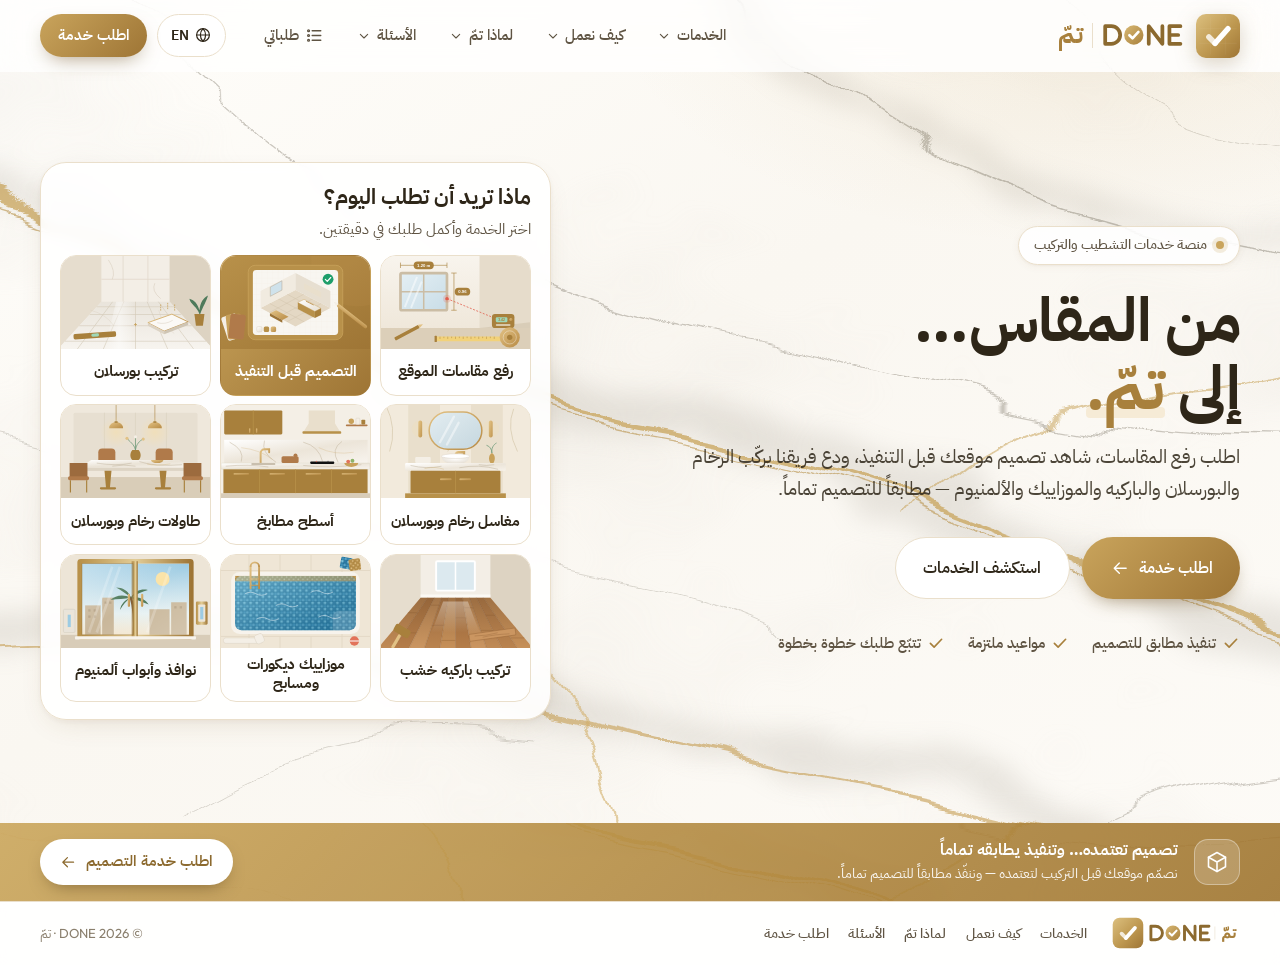
<file: index.html>
<!doctype html>
<html lang="ar" dir="rtl">
<head>
  <meta charset="utf-8">
  <meta name="viewport" content="width=device-width, initial-scale=1, viewport-fit=cover">
  <title>تمّ | DONE — قياس، تصميم، تركيب</title>
  <meta name="description" content="تمّ DONE — منصة طلب خدمات رفع المقاسات والتصميم وتركيب الرخام والبورسلان والباركيه والموزاييك والألمنيوم.">
  <meta name="theme-color" content="#A8803C">
  <link rel="manifest" href="manifest.webmanifest">
  <link rel="icon" href="assets/img/icon.svg" type="image/svg+xml">
  <link rel="apple-touch-icon" href="assets/img/icon.svg">
  <meta name="apple-mobile-web-app-capable" content="yes">
  <meta name="apple-mobile-web-app-title" content="DONE">
  <link rel="preconnect" href="https://fonts.googleapis.com">
  <link rel="preconnect" href="https://fonts.gstatic.com" crossorigin>
  <link href="https://fonts.googleapis.com/css2?family=IBM+Plex+Sans+Arabic:wght@300;400;500;600;700&family=Outfit:wght@500;600;700;800&display=swap" rel="stylesheet">
  <link rel="stylesheet" href="assets/css/style.css">
</head>
<body>

<!-- ============ SIGN-UP GATE (first visit) ============ -->
<div class="gate" id="gate" hidden>
  <div class="gate__card" role="dialog" aria-modal="true" aria-labelledby="gateTitle">
    <button type="button" class="icon-btn gate__close" data-close-gate aria-label="Close"><span data-icon="close"></span></button>
    <img src="assets/img/logo.svg" alt="DONE تمّ" class="gate__logo" width="230" height="60">
    <div class="gate__steps" id="gateSteps"><span class="on">1</span><i></i><span>2</span><i></i><span>3</span><i></i><span>4</span><i></i><span>5</span></div>
    <h2 id="gateTitle" data-i18n="gate.title">ابدأ طلبك</h2>
    <p class="gate__sub" id="gateSub" data-i18n="gate.sub"></p>
    <form id="gateForm" novalidate>
      <label class="label" for="gName" data-i18n="f.name"></label>
      <div class="input-ico"><span data-icon="team"></span><input class="input" id="gName" autocomplete="name" data-i18n-ph="f.namePh"></div>
      <p class="err" id="gNameErr"></p>
      <label class="label" for="gPhone" data-i18n="f.phone"></label>
      <div class="phone" dir="ltr"><span>🇸🇦 +966</span><input class="input" id="gPhone" type="tel" inputmode="tel" autocomplete="tel-national" maxlength="10" placeholder="5XXXXXXXX"></div>
      <p class="err" id="gPhoneErr"></p>
      <button type="submit" class="btn btn--primary btn--lg gate__btn"><span id="gateBtn" data-i18n="gate.btn">متابعة</span><span data-icon="arrow" class="flip"></span></button>
      <p class="gate__note"><span data-icon="shield"></span><span data-i18n="gate.note"></span></p>
    </form>
  </div>
</div>

<!-- ============ HEADER ============ -->
<header class="header" id="top">
  <div class="container header__inner">
    <a href="#top" class="brand" aria-label="DONE تمّ">
      <svg class="brand__mark" viewBox="0 0 512 512" aria-hidden="true">
        <defs>
          <linearGradient id="mBg" x1="0" y1="0" x2="1" y2="1"><stop offset="0" stop-color="#DCC07F"/><stop offset=".55" stop-color="#BE9850"/><stop offset="1" stop-color="#9E7535"/></linearGradient>
          <linearGradient id="mGold" x1="0" y1="0" x2="1" y2="1"><stop offset="0" stop-color="#D8B873"/><stop offset="1" stop-color="#A8803C"/></linearGradient>
        </defs>
        <rect width="512" height="512" rx="116" fill="url(#mBg)"/>
        <path d="M171 40v432M341 40v432M40 171h432M40 341h432" stroke="#fff" stroke-opacity=".14" stroke-width="4"/>
        <path d="M150 268 L222 340" stroke="#FFFFFF" stroke-opacity=".78" stroke-width="64" stroke-linecap="round" fill="none"/>
        <path d="M222 340 L372 172" stroke="#FFFFFF" stroke-width="64" stroke-linecap="round" fill="none"/>
      </svg>
      <span class="brand__words">
        <svg class="brand__done" viewBox="0 0 372 100" aria-hidden="true">
          <g fill="none" stroke="currentColor" stroke-width="17" stroke-linecap="round" stroke-linejoin="round">
            <path d="M10 10 H38 A40 40 0 0 1 38 90 H10 Z"/>
            <circle cx="140" cy="50" r="44" fill="url(#mGold)" stroke="none"/>
            <path d="M120 51 L134 65 L161 36" stroke="#fff" stroke-width="12"/>
            <path d="M208 90 V10 L270 90 V10"/>
            <path d="M352 10 H302 V90 H352 M302 50 H342"/>
          </g>
        </svg>
        <span class="brand__ar">تمّ</span>
      </span>
    </a>

    <nav class="nav" id="nav">
      <button class="nav__svc" data-open-panel="services" aria-expanded="false"><span data-i18n="nav.services">الخدمات</span><span class="nav__caret" data-icon="chev"></span></button>
      <button class="nav__svc" data-open-panel="how" aria-expanded="false"><span data-i18n="nav.how">كيف نعمل</span><span class="nav__caret" data-icon="chev"></span></button>
      <button class="nav__svc" data-open-panel="why" aria-expanded="false"><span data-i18n="nav.why">لماذا تمّ</span><span class="nav__caret" data-icon="chev"></span></button>
      <button class="nav__svc" data-open-panel="faq" aria-expanded="false"><span data-i18n="nav.faq">الأسئلة</span><span class="nav__caret" data-icon="chev"></span></button>
      <button class="nav__orders" data-open-orders><span data-icon="list"></span><span data-i18n="nav.orders">طلباتي</span><b class="badge-count" data-orders-count hidden>0</b></button>
    </nav>

    <div class="header__actions">
      <button class="lang-btn" id="langBtn" aria-label="Change language"><span data-icon="globe"></span><span data-i18n="lang">EN</span></button>
      <a href="#request" class="btn btn--primary btn--sm hide-sm" data-i18n="cta.request">اطلب خدمة</a>
      <button class="icon-btn show-sm" id="menuBtn" aria-label="Menu"><span data-icon="menu"></span></button>
    </div>
  </div>

  <!-- Services menu (opens from the top bar) -->
  <div class="mega" id="mega" data-panel="services" hidden>
    <div class="container mega__inner">
      <div class="mega__head">
        <b data-i18n="services.title"></b>
        <small data-i18n="services.sub"></small>
      </div>
      <div class="mega__grid" id="megaGrid"></div>
    </div>
  </div>

  <!-- How it works -->
  <div class="mega" data-panel="how" hidden>
    <div class="container mega__inner">
      <div class="mega__head"><b data-i18n="how.title"></b></div>
      <ol class="steps steps--panel">
        <li><span class="steps__ico" data-icon="list"></span><b>01</b><h3 data-i18n="how.s1"></h3><p data-i18n="how.s1d"></p></li>
        <li><span class="steps__ico" data-icon="ruler"></span><b>02</b><h3 data-i18n="how.s2"></h3><p data-i18n="how.s2d"></p></li>
        <li><span class="steps__ico" data-icon="pen"></span><b>03</b><h3 data-i18n="how.s3"></h3><p data-i18n="how.s3d"></p></li>
        <li><span class="steps__ico" data-icon="hammer"></span><b>04</b><h3 data-i18n="how.s4"></h3><p data-i18n="how.s4d"></p></li>
        <li class="steps__done"><span class="steps__ico" data-icon="check"></span><b>05</b><h3 data-i18n="how.s5"></h3><p data-i18n="how.s5d"></p></li>
      </ol>
      <div class="mega__foot"><a href="#request" class="btn btn--primary btn--sm"><span data-i18n="cta.request"></span><span data-icon="arrow" class="flip"></span></a></div>
    </div>
  </div>

  <!-- Why DONE -->
  <div class="mega" data-panel="why" hidden>
    <div class="container mega__inner">
      <div class="mega__head"><b data-i18n="why.title"></b></div>
      <div class="features features--panel">
        <article class="feature"><span class="feature__ico" data-icon="eye"></span><div><h3 data-i18n="why.f1"></h3><p data-i18n="why.f1d"></p></div></article>
        <article class="feature"><span class="feature__ico" data-icon="team"></span><div><h3 data-i18n="why.f2"></h3><p data-i18n="why.f2d"></p></div></article>
        <article class="feature"><span class="feature__ico" data-icon="clock"></span><div><h3 data-i18n="why.f3"></h3><p data-i18n="why.f3d"></p></div></article>
        <article class="feature"><span class="feature__ico" data-icon="shield"></span><div><h3 data-i18n="why.f4"></h3><p data-i18n="why.f4d"></p></div></article>
      </div>
    </div>
  </div>

  <!-- FAQ -->
  <div class="mega" data-panel="faq" hidden>
    <div class="container mega__inner">
      <div class="mega__head"><b data-i18n="faq.title"></b></div>
      <div class="faq faq--panel">
        <details><summary><span data-i18n="faq.q1"></span><span data-icon="plus"></span></summary><p data-i18n="faq.a1"></p></details>
        <details><summary><span data-i18n="faq.q2"></span><span data-icon="plus"></span></summary><p data-i18n="faq.a2"></p></details>
        <details><summary><span data-i18n="faq.q3"></span><span data-icon="plus"></span></summary><p data-i18n="faq.a3"></p></details>
        <details><summary><span data-i18n="faq.q4"></span><span data-icon="plus"></span></summary><p data-i18n="faq.a4"></p></details>
      </div>
    </div>
  </div>
</header>

<main>
<!-- ============ HERO ============ -->
<section class="hero">
  <div class="hero__bg" aria-hidden="true"></div>
  <div class="container hero__grid">
    <div class="hero__text reveal">
      <span class="pill"><span class="pill__dot"></span><span data-i18n="hero.badge">منصة خدمات التشطيب والتركيب</span></span>
      <h1 class="hero__title">
        <span data-i18n="hero.t1">من المقاس…</span><br>
        <span data-i18n="hero.t2">إلى</span> <span class="hero__done" data-i18n="hero.t3">تمّ.</span>
      </h1>
      <p class="hero__sub" data-i18n="hero.sub"></p>
      <div class="hero__ctas">
        <a href="#request" class="btn btn--primary btn--lg"><span data-i18n="cta.request">اطلب خدمة</span><span data-icon="arrow" class="flip"></span></a>
        <button type="button" class="btn btn--ghost btn--lg" data-open-panel="services" data-i18n="cta.explore">استكشف الخدمات</button>
      </div>
      <ul class="hero__points">
        <li><span data-icon="check"></span><span data-i18n="hero.p1"></span></li>
        <li><span data-icon="check"></span><span data-i18n="hero.p2"></span></li>
        <li><span data-icon="check"></span><span data-i18n="hero.p3"></span></li>
      </ul>
    </div>

    <div class="quick reveal">
      <div class="quick__head">
        <b data-i18n="quick.title">ماذا تريد أن تطلب اليوم؟</b>
        <small data-i18n="quick.sub"></small>
      </div>
      <div class="quick__grid" id="quickGrid"></div>
    </div>
  </div>
</section>

<!-- ============ PROMO STRIP ============ -->
<section class="promo">
  <div class="container promo__inner">
    <span class="promo__ico" data-icon="design"></span>
    <div class="promo__text">
      <b data-i18n="design.title"></b>
      <small data-i18n="promo.sub"></small>
    </div>
    <a href="#request" class="btn promo__btn" data-preselect="design"><span data-i18n="design.cta"></span><span data-icon="arrow" class="flip"></span></a>
  </div>
</section>

<!-- ============ REQUEST ============ -->
<div class="req-modal" id="request" hidden>
  <div class="drawer__backdrop" data-close-req></div>
  <div class="req-modal__card" role="dialog" aria-modal="true" aria-labelledby="reqTitle">
    <button type="button" class="icon-btn req-modal__close" data-close-req aria-label="Close"><span data-icon="close"></span></button>
    <header class="req-modal__head">
      <span class="kicker" data-i18n="req.kicker"></span>
      <h2 id="reqTitle" data-i18n="req.title"></h2>
      <p data-i18n="req.sub"></p>
    </header>

    <div class="wizard" id="wizard">
      <ol class="wizard__progress" id="wizProgress">
        <li data-step="1"><i>1</i><span data-i18n="step.1"></span></li>
        <li data-step="2"><i>2</i><span data-i18n="step.2"></span></li>
        <li data-step="3"><i>3</i><span data-i18n="step.3"></span></li>
        <li data-step="4"><i>4</i><span data-i18n="step.4"></span></li>
        <li data-step="5"><i>5</i><span data-i18n="step.5"></span></li>
      </ol>

      <form id="reqForm" novalidate>
        <!-- step 1 -->
        <fieldset class="wstep" data-step="1">
          <legend data-i18n="f.services"></legend>
          <p class="hint" data-i18n="f.servicesHint"></p>
          <div class="svc-pick" id="svcPick"></div>
          <p class="err" data-err="services"></p>
        </fieldset>

        <!-- step 2 -->
        <fieldset class="wstep" data-step="2" hidden>
          <legend data-i18n="step.2"></legend>
          <label class="label" data-i18n="f.property"></label>
          <div class="chips" data-group="property">
            <label><input type="radio" name="property" value="villa"><span data-i18n="p.villa"></span></label>
            <label><input type="radio" name="property" value="apartment"><span data-i18n="p.apartment"></span></label>
            <label><input type="radio" name="property" value="commercial"><span data-i18n="p.commercial"></span></label>
            <label><input type="radio" name="property" value="other"><span data-i18n="p.other"></span></label>
          </div>
          <p class="err" data-err="property"></p>

          <div class="row2">
            <div class="field">
              <label class="label" for="area" data-i18n="f.area"></label>
              <input class="input" id="area" name="area" type="number" min="1" inputmode="numeric" data-i18n-ph="f.areaPh">
              <label class="check-inline"><input type="checkbox" name="areaUnknown"><span data-i18n="f.areaUnknown"></span></label>
            </div>
            <div class="field">
              <label class="label" for="material" data-i18n="f.material"></label>
              <select class="input" id="material" name="material">
                <option value="undecided" data-i18n="m.undecided"></option>
                <option value="marble" data-i18n="m.marble"></option>
                <option value="porcelain" data-i18n="m.porcelain"></option>
                <option value="wood" data-i18n="m.wood"></option>
                <option value="aluminium" data-i18n="m.aluminium"></option>
              </select>
            </div>
          </div>

          <label class="toggle-card">
            <input type="checkbox" name="needDesign" checked>
            <span class="toggle-card__switch"></span>
            <span><b data-i18n="f.design"></b><small data-i18n="f.designHint"></small></span>
          </label>

          <div class="row2">
          <div class="field">
            <label class="label" for="notes" data-i18n="f.notes"></label>
            <textarea class="input" id="notes" name="notes" rows="2" data-i18n-ph="f.notesPh"></textarea>
          </div>

          <div class="field">
            <span class="label" data-i18n="f.photos"></span>
            <label class="drop" id="drop">
              <input type="file" id="photos" accept="image/*" multiple>
              <span data-icon="upload"></span>
              <span data-i18n="f.photosHint"></span>
            </label>
            <div class="thumbs" id="thumbs"></div>
          </div>
          </div>
        </fieldset>

        <!-- step 3 -->
        <fieldset class="wstep" data-step="3" hidden>
          <legend data-i18n="step.3"></legend>
          <div class="row2">
            <div class="field">
              <label class="label" for="city" data-i18n="f.city"></label>
              <select class="input" id="city" name="city"></select>
              <p class="err" data-err="city"></p>
            </div>
            <div class="field">
              <label class="label" for="district" data-i18n="f.district"></label>
              <input class="input" id="district" name="district" data-i18n-ph="f.districtPh">
            </div>
          </div>
          <div class="field">
            <label class="label" for="address" data-i18n="f.address"></label>
            <div class="input-ico"><span data-icon="pin"></span><input class="input" id="address" name="address" data-i18n-ph="f.addressPh"></div>
          </div>
          <div class="row2">
            <div class="field">
              <label class="label" for="date" data-i18n="f.date"></label>
              <div class="input-ico"><span data-icon="calendar"></span><input class="input" id="date" name="date" type="date"></div>
              <p class="err" data-err="date"></p>
            </div>
            <div class="field">
              <span class="label" data-i18n="f.slot"></span>
              <div class="chips chips--stack">
                <label><input type="radio" name="slot" value="morning" checked><span data-i18n="s.morning"></span></label>
                <label><input type="radio" name="slot" value="afternoon"><span data-i18n="s.afternoon"></span></label>
                <label><input type="radio" name="slot" value="evening"><span data-i18n="s.evening"></span></label>
              </div>
            </div>
          </div>
        </fieldset>

        <!-- step 4 -->
        <fieldset class="wstep" data-step="4" hidden>
          <legend data-i18n="step.4"></legend>
          <div class="field">
            <label class="label" for="name" data-i18n="f.name"></label>
            <input class="input input--locked" id="name" name="name" autocomplete="name" readonly data-i18n-ph="f.namePh">
            <p class="err" data-err="name"></p>
          </div>
          <div class="row2">
            <div class="field">
              <label class="label" for="phone" data-i18n="f.phone"></label>
              <div class="phone" dir="ltr"><span>🇸🇦 +966</span><input class="input input--locked" id="phone" name="phone" type="tel" inputmode="tel" autocomplete="tel-national" maxlength="10" readonly data-i18n-ph="f.phonePh"></div>
              <p class="err" data-err="phone"></p>
            </div>
            <div class="field">
              <label class="label" for="email" data-i18n="f.email"></label>
              <input class="input" id="email" name="email" type="email" autocomplete="email" dir="ltr" placeholder="name@example.com">
            </div>
          </div>
          <span class="label" data-i18n="f.contact"></span>
          <div class="chips">
            <label><input type="radio" name="contact" value="whatsapp" checked><span data-i18n="c.whatsapp"></span></label>
            <label><input type="radio" name="contact" value="call"><span data-i18n="c.call"></span></label>
          </div>
          <label class="check-inline check-inline--block"><input type="checkbox" name="agree"><span data-i18n="f.agree"></span></label>
          <p class="err" data-err="agree"></p>
        </fieldset>

        <!-- step 5 -->
        <fieldset class="wstep" data-step="5" hidden>
          <legend data-i18n="step.5"></legend>
          <div class="review" id="review"></div>
        </fieldset>

        <div class="wizard__nav">
          <button type="button" class="btn btn--ghost" id="prevBtn" hidden><span data-icon="arrow" class="flip-back"></span><span data-i18n="btn.back"></span></button>
          <button type="button" class="btn btn--primary" id="nextBtn"><span data-i18n="btn.next"></span><span data-icon="arrow" class="flip"></span></button>
          <button type="submit" class="btn btn--gold" id="submitBtn" hidden><span data-icon="check"></span><span data-i18n="btn.submit"></span></button>
        </div>
      </form>

      <div class="success" id="success" hidden>
        <div class="success__mark"><svg viewBox="0 0 52 52"><circle cx="26" cy="26" r="24"/><path d="M15 27l7 7 15-16"/></svg></div>
        <h3 data-i18n="ok.title"></h3>
        <p class="success__label" data-i18n="ok.sub"></p>
        <p class="success__id" id="successId" dir="ltr"></p>
        <p data-i18n="ok.text"></p>
        <a class="btn btn--wa btn--lg success__wa" id="waSend" target="_blank" rel="noopener" hidden>
          <svg class="ico" viewBox="0 0 24 24" fill="currentColor" aria-hidden="true"><path d="M12 2a10 10 0 0 0-8.6 15.1L2 22l5-1.3A10 10 0 1 0 12 2zm0 18.2a8.2 8.2 0 0 1-4.2-1.1l-.3-.2-3 .8.8-2.9-.2-.3A8.2 8.2 0 1 1 12 20.2zm4.5-6.1c-.2-.1-1.5-.7-1.7-.8-.2-.1-.4-.1-.6.1l-.8 1c-.1.2-.3.2-.5.1a6.7 6.7 0 0 1-3.3-2.9c-.2-.4.2-.4.7-1.3.1-.2 0-.3 0-.4l-.8-1.8c-.2-.5-.4-.4-.6-.4h-.5a1 1 0 0 0-.7.3 3 3 0 0 0-.9 2.2 5.2 5.2 0 0 0 1.1 2.8 11.9 11.9 0 0 0 4.6 4c1.7.7 2.4.8 3.2.7.5-.1 1.5-.6 1.8-1.2.2-.6.2-1.1.1-1.2l-.6-.3z"/></svg>
          <span data-i18n="ok.wa"></span>
        </a>
        <p class="success__wahint" id="waHint" data-i18n="ok.waHint" hidden></p>
        <div class="success__ctas">
          <button class="btn btn--primary" data-open-orders data-i18n="ok.track"></button>
          <button class="btn btn--ghost" id="newReq" data-i18n="ok.new"></button>
        </div>
      </div>
    </div>
  </div>
</div>

</main>

<!-- ============ FOOTER ============ -->
<footer class="footer">
  <div class="container footer__row">
    <a href="#top" class="footer__brand"><img src="assets/img/logo.svg" alt="DONE تمّ" class="footer__logo"></a>
    <nav class="footer__links">
      <button class="link-btn" data-open-panel="services" data-i18n="nav.services"></button>
      <button class="link-btn" data-open-panel="how" data-i18n="nav.how"></button>
      <button class="link-btn" data-open-panel="why" data-i18n="nav.why"></button>
      <button class="link-btn" data-open-panel="faq" data-i18n="nav.faq"></button>
      <a href="#request" data-i18n="cta.request"></a>
    </nav>
    <span class="footer__copy">© <span id="year"></span> DONE · تمّ</span>
  </div>
</footer>

<!-- ============ MOBILE TAB BAR (app-like) ============ -->
<nav class="tabbar" aria-label="App navigation">
  <a href="#top"><span data-icon="home"></span><small data-i18n="tab.home"></small></a>
  <button data-open-panel="services"><span data-icon="grid"></span><small data-i18n="tab.services"></small></button>
  <a href="#request" class="tabbar__main"><span data-icon="plus"></span><small data-i18n="tab.request"></small></a>
  <button data-open-orders><span data-icon="list"></span><small data-i18n="tab.orders"></small></button>
</nav>

<!-- ============ ORDERS DRAWER ============ -->
<div class="drawer" id="orders" hidden>
  <div class="drawer__backdrop" data-close-orders></div>
  <aside class="drawer__panel" role="dialog" aria-modal="true" aria-labelledby="ordersTitle">
    <header class="drawer__head">
      <h3 id="ordersTitle" data-i18n="orders.title"></h3>
      <button class="icon-btn" data-close-orders aria-label="Close"><span data-icon="close"></span></button>
    </header>
    <div class="drawer__body" id="ordersList"></div>
  </aside>
</div>

<!-- ============ RATING POPUP ============ -->
<div class="req-modal rate-modal" id="rateModal" hidden>
  <div class="drawer__backdrop" data-close-rate></div>
  <div class="req-modal__card rate-card" role="dialog" aria-modal="true" aria-labelledby="rateTitle">
    <button type="button" class="icon-btn req-modal__close" data-close-rate aria-label="Close"><span data-icon="close"></span></button>
    <div id="rateForm">
      <img src="assets/img/icon.svg" alt="" class="rate-card__mark" width="64" height="64">
      <h3 id="rateTitle" data-i18n="rate.title"></h3>
      <p class="rate-card__sub"><span data-i18n="rate.sub"></span> <b id="rateId" dir="ltr"></b></p>
      <div class="stars" id="stars" role="radiogroup" aria-label="Rating"></div>
      <p class="stars__label" id="starsLabel">&nbsp;</p>
      <textarea class="input" id="rateNote" rows="3" maxlength="500" data-i18n-ph="rate.notePh"></textarea>
      <button type="button" class="btn btn--gold btn--lg rate-card__send" id="rateSend" disabled><span data-i18n="rate.send"></span></button>
      <button type="button" class="link-btn rate-card__later" data-close-rate data-i18n="rate.later"></button>
    </div>
    <div id="rateThanks" hidden>
      <div class="success__mark"><svg viewBox="0 0 52 52"><circle cx="26" cy="26" r="24"/><path d="M15 27l7 7 15-16"/></svg></div>
      <h3 data-i18n="rate.thanks"></h3>
      <p class="rate-card__sub" data-i18n="rate.thanksSub"></p>
      <button type="button" class="btn btn--primary" data-close-rate data-i18n="rate.close"></button>
    </div>
  </div>
</div>

<script src="assets/js/data.js"></script>
<script src="assets/js/api.js"></script>
<script src="assets/js/app.js"></script>
</body>
</html>
</file>
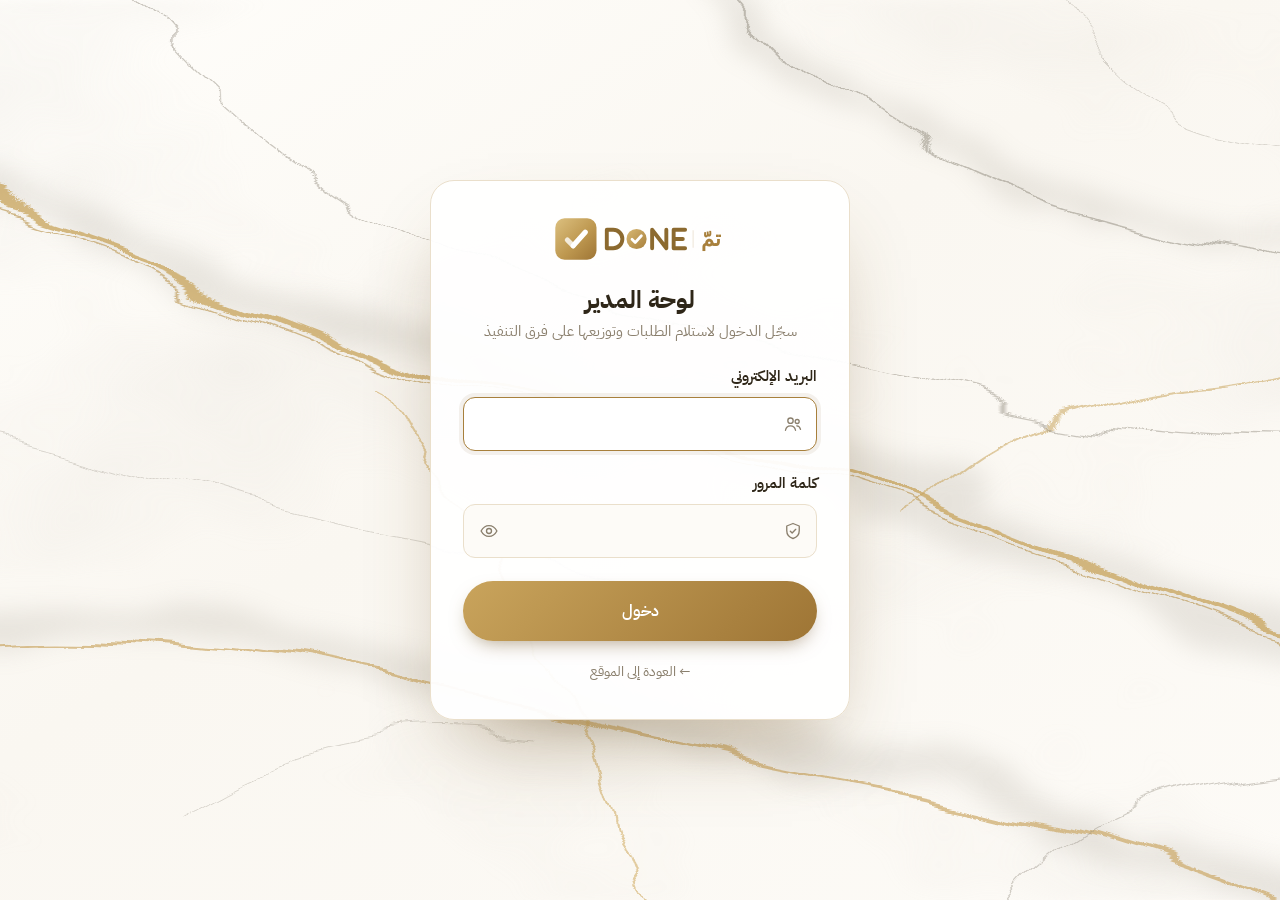
<file: admin.html>
<!doctype html>
<html lang="ar" dir="rtl">
<head>
  <meta charset="utf-8">
  <meta name="viewport" content="width=device-width, initial-scale=1, viewport-fit=cover">
  <title>لوحة المدير | تمّ DONE</title>
  <meta name="robots" content="noindex, nofollow">
  <meta name="theme-color" content="#A8803C">
  <link rel="icon" href="assets/img/icon.svg" type="image/svg+xml">
  <link rel="preconnect" href="https://fonts.googleapis.com">
  <link rel="preconnect" href="https://fonts.gstatic.com" crossorigin>
  <link href="https://fonts.googleapis.com/css2?family=IBM+Plex+Sans+Arabic:wght@300;400;500;600;700&family=Outfit:wght@500;600;700;800&display=swap" rel="stylesheet">
  <link rel="stylesheet" href="assets/css/style.css">
  <link rel="stylesheet" href="assets/css/admin.css">
</head>
<body class="admin">

<!-- ============ LOGIN ============ -->
<section class="login" id="login" hidden>
  <div class="login__card">
    <img src="assets/img/logo.svg" alt="DONE تمّ" class="login__logo">
    <h1>لوحة المدير</h1>
    <p class="login__sub">سجّل الدخول لاستلام الطلبات وتوزيعها على فرق التنفيذ</p>
    <form id="loginForm" novalidate>
      <label class="label" for="lUser">اسم المستخدم</label>
      <div class="input-ico"><span data-icon="team"></span><input class="input" id="lUser" autocomplete="username" dir="ltr"></div>
      <label class="label" for="lPass">كلمة المرور</label>
      <div class="input-ico pass">
        <span data-icon="shield"></span>
        <input class="input" id="lPass" type="password" autocomplete="current-password" dir="ltr">
        <button type="button" class="pass__eye" id="eye" aria-label="إظهار كلمة المرور"><span data-icon="eye"></span></button>
      </div>
      <p class="err" id="loginErr"></p>
      <button class="btn btn--primary btn--lg login__btn" type="submit">دخول</button>
    </form>
    <a href="index.html" class="login__back">← العودة إلى الموقع</a>
  </div>
</section>

<!-- ============ APP ============ -->
<div class="shell" id="app" hidden>
  <aside class="side" id="side">
    <a href="index.html" class="side__brand" title="عرض الموقع">
      <img src="assets/img/logo-light.svg" alt="DONE تمّ">
    </a>
    <nav class="side__nav">
      <button data-view="requests" class="active"><span data-icon="list"></span>الطلبات<b class="side__count" id="newCount" hidden>0</b></button>
      <button data-view="customers"><span data-icon="phone"></span>العملاء<b class="side__count side__count--muted" id="custCount" hidden>0</b></button>
      <button data-view="teams"><span data-icon="team"></span>فرق التنفيذ</button>
      <button data-view="settings"><span data-icon="shield"></span>الإعدادات</button>
    </nav>
    <div class="side__foot">
      <a href="index.html" target="_blank"><span data-icon="globe"></span>عرض الموقع</a>
      <button id="logout"><span data-icon="arrow"></span>تسجيل الخروج</button>
    </div>
  </aside>

  <main class="main">
    <header class="topbar">
      <button class="icon-btn side-toggle" id="sideToggle" aria-label="القائمة"><span data-icon="menu"></span></button>
      <h1 id="viewTitle">الطلبات</h1>
      <span class="topbar__user"><span data-icon="team"></span><span id="whoami"></span></span>
    </header>

    <!-- Requests -->
    <section class="view" data-view="requests">
      <div class="stats" id="stats"></div>
      <div class="toolbar">
        <div class="input-ico grow"><span data-icon="search"></span><input class="input" id="q" placeholder="ابحث برقم الطلب، الاسم، الجوال، الحي…"></div>
        <select class="input" id="fService"><option value="">كل الخدمات</option></select>
        <select class="input" id="fCity"><option value="">كل المدن</option></select>
        <select class="input" id="fTeam"><option value="">كل الفرق</option><option value="none">غير موزّعة</option></select>
      </div>
      <div class="table-wrap">
        <table class="table">
          <thead><tr><th>الطلب</th><th>العميل</th><th>الخدمات</th><th>المدينة</th><th>الموعد</th><th>الفريق</th><th>الحالة</th><th>التقييم</th><th class="t-act-h">إجراءات</th></tr></thead>
          <tbody id="rows"></tbody>
        </table>
        <div class="empty" id="rowsEmpty" hidden></div>
      </div>
    </section>

    <!-- Customers -->
    <section class="view" data-view="customers" hidden>
      <div class="cstats" id="custStats"></div>
      <div class="toolbar">
        <div class="input-ico grow"><span data-icon="search"></span><input class="input" id="cq" placeholder="ابحث بالاسم أو رقم الجوال…"></div>
        <select class="input" id="cFilter">
          <option value="">كل العملاء</option>
          <option value="returning">عملاء متكررون (أكثر من طلب)</option>
          <option value="new">عملاء جدد (طلب واحد)</option>
          <option value="open">لديهم طلبات جارية</option>
          <option value="none">مسجّلون بدون طلبات</option>
        </select>
        <button class="btn btn--ghost" id="exportCust"><span data-icon="upload"></span>تصدير العملاء CSV</button>
      </div>
      <div class="table-wrap">
        <table class="table table--cust">
          <thead><tr><th>العميل</th><th>الجوال</th><th>الطلبات</th><th>جارية / منتهية</th><th>متوسط التقييم</th><th>أول طلب</th><th>آخر طلب</th><th></th></tr></thead>
          <tbody id="custRows"></tbody>
        </table>
        <div class="empty" id="custEmpty" hidden></div>
      </div>
    </section>

    <!-- Teams -->
    <section class="view" data-view="teams" hidden>
      <div class="view__head">
        <p>أضف فرق التنفيذ وتخصصاتها، ثم وزّع الطلبات عليها من صفحة الطلب.</p>
        <button class="btn btn--primary" id="addTeam"><span data-icon="plus"></span>فريق جديد</button>
      </div>
      <div class="teams" id="teams"></div>
    </section>

    <!-- Settings -->
    <section class="view" data-view="settings" hidden>
      <div class="cards2">
        <form class="panel" id="credForm" novalidate>
          <h3>بيانات الدخول</h3>
          <label class="label" for="cCur">كلمة المرور الحالية</label>
          <input class="input" id="cCur" type="password" autocomplete="current-password" dir="ltr">
          <label class="label" for="cUser">اسم المستخدم الجديد</label>
          <input class="input" id="cUser" autocomplete="username" dir="ltr">
          <label class="label" for="cPass">كلمة المرور الجديدة (8 أحرف على الأقل)</label>
          <input class="input" id="cPass" type="password" autocomplete="new-password" dir="ltr">
          <label class="label" for="cPass2">تأكيد كلمة المرور</label>
          <input class="input" id="cPass2" type="password" autocomplete="new-password" dir="ltr">
          <p class="err" id="credErr"></p>
          <button class="btn btn--primary" type="submit">حفظ</button>
        </form>
        <div class="panel">
          <h3>البيانات</h3>
          <p class="muted">تصدير الطلبات إلى ملف Excel (CSV)، أو إضافة بيانات تجريبية لتجربة اللوحة.</p>
          <div class="stack">
            <button class="btn btn--ghost" id="exportCsv"><span data-icon="upload"></span>تصدير الطلبات CSV</button>
            <button class="btn btn--ghost" id="seedDemo"><span data-icon="sparkle"></span>إضافة طلبات وفرق تجريبية</button>
            <button class="btn btn--ghost danger" id="clearAll"><span data-icon="trash"></span>حذف كل الطلبات والفرق</button>
          </div>
          <div class="note">
            <b>ملاحظة مهمة</b>
            حالياً تُحفظ الطلبات في هذا المتصفح فقط. لاستقبال طلبات العملاء من أجهزتهم يجب ربط الموقع بخادم (Backend) — الكود جاهز لذلك في <code>assets/js/api.js</code>.
          </div>
        </div>
      </div>
    </section>
  </main>
</div>

<!-- ============ REQUEST DRAWER ============ -->
<div class="drawer" id="reqDrawer" hidden>
  <div class="drawer__backdrop" data-close></div>
  <aside class="drawer__panel drawer__panel--wide" role="dialog" aria-modal="true">
    <header class="drawer__head">
      <div><h3 id="dTitle" dir="ltr"></h3><small class="muted" id="dCreated"></small></div>
      <button class="icon-btn" data-close aria-label="إغلاق"><span data-icon="close"></span></button>
    </header>
    <div class="drawer__body" id="dBody"></div>
  </aside>
</div>

<!-- ============ TEAM MODAL ============ -->
<div class="modal" id="teamModal" hidden>
  <div class="drawer__backdrop" data-close-team></div>
  <form class="modal__card" id="teamForm" novalidate>
    <header class="drawer__head"><h3 id="teamModalTitle">فريق جديد</h3><button type="button" class="icon-btn" data-close-team><span data-icon="close"></span></button></header>
    <div class="modal__body">
      <input type="hidden" id="tId">
      <label class="label" for="tName">اسم الفريق</label>
      <input class="input" id="tName" placeholder="مثال: فريق الرخام">
      <div class="row2">
        <div><label class="label" for="tLead">مسؤول الفريق</label><input class="input" id="tLead"></div>
        <div><label class="label" for="tPhone">جوال المسؤول</label><input class="input" id="tPhone" dir="ltr" placeholder="+9665XXXXXXXX"></div>
      </div>
      <span class="label">التخصصات</span>
      <div class="chips" id="tSkills"></div>
      <p class="err" id="teamErr"></p>
    </div>
    <footer class="modal__foot">
      <button type="button" class="btn btn--ghost danger" id="tDelete" hidden><span data-icon="trash"></span>حذف</button>
      <button type="submit" class="btn btn--primary">حفظ الفريق</button>
    </footer>
  </form>
</div>

<div class="toast" id="toast" hidden></div>

<script src="assets/js/data.js"></script>
<script src="assets/js/api.js"></script>
<script src="assets/js/admin.js"></script>
</body>
</html>
</file>
<file: assets/css/style.css>
/* =========================================================
   DONE | تمّ — Design system
   ========================================================= */
:root {
  /* White + gold palette (Calacatta Gold) */
  --ink: #2E2618;          /* text: deep warm brown, reads as black on marble */
  --ink-2: #7E5D26;
  --ink-soft: #5F5443;
  --muted: #8A7F6D;
  --line: #EADFCB;
  --bg: #FDFBF7;
  --surface: #FFFFFF;
  --tint: #F7F0E3;
  --gold: #C9A45C;
  --gold-2: #A8803C;
  --gold-soft: #F6EBD6;
  --fill: linear-gradient(135deg, #C9A45C, #9E7535);  /* filled gold surfaces */
  --fill-solid: #A8803C;
  --green: #1E9E6A;
  --danger: #C2410C;
  --radius: 18px;
  --radius-sm: 12px;
  --shadow-sm: 0 1px 2px rgba(110, 82, 36, .05), 0 2px 8px rgba(110, 82, 36, .05);
  --shadow: 0 10px 30px -12px rgba(110, 82, 36, .18), 0 2px 6px rgba(110, 82, 36, .05);
  --shadow-lg: 0 30px 60px -20px rgba(110, 82, 36, .35);
  --font: 'IBM Plex Sans Arabic', system-ui, -apple-system, 'Segoe UI', Tahoma, sans-serif;
  --font-latin: 'Outfit', 'IBM Plex Sans Arabic', system-ui, sans-serif;
  --header-h: 72px;
}

*, *::before, *::after { box-sizing: border-box; }
html { scroll-behavior: smooth; scroll-padding-top: calc(var(--header-h) + 12px); -webkit-text-size-adjust: 100%; }
body {
  margin: 0; font-family: var(--font); color: var(--ink);
  background: #FBF8F2 url("../img/calacatta.svg") center / cover fixed;
  line-height: 1.7; font-size: 16px; -webkit-font-smoothing: antialiased;
}
html[lang="en"] body { font-family: var(--font-latin); line-height: 1.6; }
img, svg { display: block; max-width: 100%; }
a { color: inherit; text-decoration: none; }
button { font: inherit; color: inherit; background: none; border: 0; cursor: pointer; }
h1, h2, h3, h4 { margin: 0; line-height: 1.25; letter-spacing: -.01em; }
p { margin: 0; }
[hidden] { display: none !important; }

.container { width: min(1200px, 100% - 32px); margin-inline: auto; }
.container--narrow { width: min(880px, 100% - 32px); }

.ico { width: 1.25em; height: 1.25em; flex: none; }
[data-icon] { display: inline-flex; align-items: center; justify-content: center; }
html[dir="rtl"] .flip .ico { transform: scaleX(-1); }
html[dir="ltr"] .flip-back .ico, html[dir="rtl"] .flip-back .ico { transform: scaleX(-1); }
html[dir="rtl"] .flip-back .ico { transform: none; }

/* ---------- Buttons ---------- */
.btn {
  display: inline-flex; align-items: center; justify-content: center; gap: .55rem;
  padding: .8rem 1.35rem; border-radius: 999px; font-weight: 600; font-size: .98rem;
  transition: transform .2s, box-shadow .2s, background .2s, color .2s; white-space: nowrap;
}
.btn:active { transform: translateY(1px) scale(.99); }
.btn--sm { padding: .55rem 1.1rem; font-size: .92rem; }
.btn--lg { padding: 1rem 1.7rem; font-size: 1.02rem; }
.btn--primary { background: var(--fill); color: #fff; box-shadow: 0 8px 20px -8px rgba(110, 82, 36, .6); }
.btn--primary:hover { background: linear-gradient(135deg, #B8914A, #8C6A2F); transform: translateY(-2px); }
.btn--gold { background: linear-gradient(135deg, #D8B873, #A8803C); color: #fff; box-shadow: 0 10px 24px -10px rgba(184, 139, 69, .8); }
.btn--gold:hover { transform: translateY(-2px); box-shadow: 0 14px 30px -10px rgba(184, 139, 69, .9); }
.btn--ghost { background: var(--surface); color: var(--ink); border: 1px solid var(--line); }
.btn--ghost:hover { border-color: var(--fill-solid); }
.icon-btn { width: 42px; height: 42px; border-radius: 12px; display: grid; place-items: center; border: 1px solid var(--line); background: var(--surface); }
.icon-btn .ico { width: 22px; height: 22px; }

/* ---------- Header ---------- */
.header {
  position: sticky; top: 0; z-index: 50; height: var(--header-h);
  background: rgba(255, 255, 255, .78); backdrop-filter: saturate(160%) blur(14px); -webkit-backdrop-filter: saturate(160%) blur(14px);
  border-bottom: 1px solid transparent; transition: border-color .3s, box-shadow .3s;
}
.header.is-scrolled { border-color: var(--line); box-shadow: 0 4px 20px -12px rgba(110, 82, 36, .2); }
.header__inner { height: 100%; display: flex; align-items: center; gap: 1.5rem; }
.brand { display: flex; align-items: center; gap: .7rem; }
.brand__mark { width: 44px; height: 44px; filter: drop-shadow(0 6px 10px rgba(110, 82, 36, .25)); }
.brand__words { display: flex; align-items: center; gap: .6rem; }
.brand__done { height: 22px; width: auto; color: #8C6A2F; }
.brand__ar { font-family: 'IBM Plex Sans Arabic', sans-serif; font-weight: 700; font-size: 1.55rem; line-height: 1; color: var(--gold-2); padding-inline-start: .6rem; border-inline-start: 1.5px solid var(--line); }
.nav { display: flex; align-items: center; gap: .3rem; margin-inline-start: auto; }
.nav a, .nav__orders { padding: .5rem .85rem; border-radius: 999px; font-weight: 500; color: var(--ink-soft); font-size: .95rem; transition: background .2s, color .2s; display: inline-flex; align-items: center; gap: .4rem; }
.nav a:hover, .nav__orders:hover { background: var(--tint); color: var(--ink); }
.badge-count { background: var(--gold); color: var(--ink); font-size: .72rem; min-width: 20px; height: 20px; border-radius: 10px; display: inline-grid; place-items: center; padding: 0 6px; font-family: var(--font-latin); }
.header__actions { display: flex; align-items: center; gap: .6rem; }
.lang-btn { display: inline-flex; align-items: center; gap: .35rem; padding: .5rem .8rem; border-radius: 999px; border: 1px solid var(--line); font-weight: 600; font-size: .9rem; background: var(--surface); }
.lang-btn:hover { border-color: var(--fill-solid); }
.show-sm { display: none; }

/* ---------- Hero ---------- */
.hero { position: relative; overflow: hidden; padding: clamp(3rem, 7vw, 6rem) 0 clamp(4rem, 8vw, 7rem); }
.hero__bg {
  position: absolute; inset: 0; z-index: -1;
  background: radial-gradient(50rem 26rem at 85% -10%, rgba(201, 164, 92, .14), transparent 60%);
}
.hero__grid { display: grid; grid-template-columns: 1.1fr .9fr; gap: clamp(2rem, 5vw, 4rem); align-items: center; }
.pill { display: inline-flex; align-items: center; gap: .55rem; padding: .4rem .95rem; background: var(--surface); border: 1px solid var(--line); border-radius: 999px; font-size: .88rem; font-weight: 500; color: var(--ink-soft); box-shadow: var(--shadow-sm); }
.pill__dot { width: 8px; height: 8px; border-radius: 50%; background: var(--green); box-shadow: 0 0 0 4px rgba(30, 158, 106, .15); }
.hero__title { font-size: clamp(2.6rem, 6.4vw, 5rem); font-weight: 700; margin: 1.3rem 0 1.1rem; line-height: 1.12; }
html[lang="en"] .hero__title { font-weight: 800; letter-spacing: -.03em; }
.hero__done { position: relative; display: inline-block; color: var(--gold-2); }
.hero__done::after { content: ""; position: absolute; inset-inline: 0; bottom: .08em; height: .18em; background: var(--gold-soft); z-index: -1; border-radius: 4px; }
.hero__sub { font-size: clamp(1.02rem, 1.6vw, 1.15rem); color: var(--ink-soft); max-width: 36rem; }
.hero__ctas { display: flex; flex-wrap: wrap; gap: .8rem; margin-top: 2rem; }
.hero__points { list-style: none; padding: 0; margin: 2rem 0 0; display: flex; flex-wrap: wrap; gap: .6rem 1.4rem; color: var(--ink-soft); font-size: .93rem; font-weight: 500; }
.hero__points li { display: inline-flex; align-items: center; gap: .4rem; }
.hero__points .ico { color: var(--green); width: 18px; height: 18px; stroke-width: 2.2; }

.hero__visual { position: relative; height: 500px; }
.slab { position: absolute; border-radius: 28px; box-shadow: var(--shadow-lg); }
.slab--marble {
  inset: 0 8% 18% 0;
  background:
    linear-gradient(118deg, transparent 38%, rgba(160, 148, 128, .22) 40%, transparent 43%),
    linear-gradient(128deg, transparent 58%, rgba(184, 139, 69, .18) 59.5%, transparent 61%),
    linear-gradient(108deg, transparent 20%, rgba(160, 148, 128, .12) 23%, transparent 27%),
    radial-gradient(circle at 30% 30%, #FFFFFF, #EFE9DE 70%);
  transform: rotate(-3deg);
}
.slab--tiles {
  width: 46%; aspect-ratio: 1; inset-inline-end: 0; bottom: 4%;
  background: var(--fill); padding: 10px; display: grid; grid-template-columns: repeat(3, 1fr); gap: 6px; transform: rotate(4deg);
}
.slab--tiles i { border-radius: 6px; background: linear-gradient(135deg, #FFFFFF, #EFE7DA); }
.slab--tiles i:nth-child(2), .slab--tiles i:nth-child(4), .slab--tiles i:nth-child(9) { background: linear-gradient(135deg, #E6CC92, #B8914A); }
.slab--tiles i:nth-child(6) { background: linear-gradient(118deg, #fff 40%, #C9A45C 41%, #fff 43%, #F3ECE0); }

.track-card {
  position: absolute; inset-inline-start: 6%; top: 20%; width: min(330px, 80%);
  background: rgba(255, 255, 255, .92); backdrop-filter: blur(10px); border: 1px solid rgba(255, 255, 255, .8);
  border-radius: 22px; padding: 1.2rem 1.3rem 1.3rem; box-shadow: var(--shadow-lg);
  animation: floaty 6s ease-in-out infinite;
}
.track-card__head { display: flex; align-items: center; justify-content: space-between; }
.track-card__head small { color: var(--muted); display: block; font-size: .78rem; }
.track-card__head strong { font-family: var(--font-latin); font-size: 1.05rem; letter-spacing: .02em; }
.status-chip { font-size: .78rem; font-weight: 600; padding: .25rem .7rem; border-radius: 999px; background: var(--gold-soft); color: #8A6326; }
.track-card__svc { margin: .5rem 0 1rem; font-size: .9rem; color: var(--ink-soft); }
.mini-steps { list-style: none; padding: 0; margin: 0; display: grid; gap: .55rem; }
.mini-steps li { display: flex; align-items: center; gap: .65rem; font-size: .87rem; color: var(--muted); position: relative; }
.mini-steps li i { width: 26px; height: 26px; border-radius: 50%; display: grid; place-items: center; background: var(--tint); color: var(--muted); flex: none; }
.mini-steps li i .ico { width: 14px; height: 14px; stroke-width: 2.2; }
.mini-steps li.done { color: var(--ink); }
.mini-steps li.done i { background: var(--green); color: #fff; }
.mini-steps li.current { color: var(--ink); font-weight: 600; }
.mini-steps li.current i { background: var(--fill); color: #fff; box-shadow: 0 0 0 5px rgba(110, 82, 36, .1); }
.float-chip {
  position: absolute; display: inline-flex; align-items: center; gap: .4rem; padding: .55rem .9rem;
  background: var(--surface); border-radius: 14px; box-shadow: var(--shadow); font-weight: 600; font-size: .88rem; font-family: var(--font-latin);
}
.float-chip .ico { width: 18px; height: 18px; color: var(--gold-2); }
.float-chip--a, .blueprint__svg { direction: ltr; }
.float-chip--a { inset-inline-end: 6%; top: 6%; animation: floaty 7s ease-in-out infinite reverse; }
.float-chip--b { inset-inline-start: 0; bottom: 10%; color: var(--green); font-family: var(--font); animation: floaty 5s ease-in-out infinite; }
.float-chip--b .ico { color: var(--green); stroke-width: 2.4; }
@keyframes floaty { 0%, 100% { transform: translateY(0); } 50% { transform: translateY(-10px); } }

/* ---------- Sections ---------- */
.section { padding: clamp(4rem, 8vw, 6.5rem) 0; }
.section--tint { background: var(--tint); }
.section__head { text-align: center; max-width: 44rem; margin: 0 auto clamp(2.2rem, 5vw, 3.5rem); }
.section__head h2 { font-size: clamp(1.8rem, 3.6vw, 2.6rem); font-weight: 700; margin: .6rem 0 .8rem; }
.section__head p { color: var(--ink-soft); font-size: 1.05rem; }
.kicker { display: inline-flex; align-items: center; gap: .5rem; color: var(--gold-2); font-weight: 600; font-size: .9rem; letter-spacing: .02em; }
.kicker::before { content: ""; width: 22px; height: 2px; background: currentColor; border-radius: 2px; }
.kicker--light { color: #fff; }

/* ---------- Services ---------- */
.services { display: grid; grid-template-columns: repeat(3, 1fr); gap: 1.2rem; }
.svc {
  position: relative; display: flex; flex-direction: column; gap: .8rem; padding: 1.6rem;
  background: var(--surface); border: 1px solid var(--line); border-radius: var(--radius);
  transition: transform .3s, box-shadow .3s, border-color .3s; overflow: hidden;
}
.svc::before {
  content: ""; position: absolute; inset: auto -40% -60% auto; width: 180px; height: 180px; border-radius: 50%;
  background: radial-gradient(circle, var(--gold-soft), transparent 70%); opacity: 0; transition: opacity .3s;
}
html[dir="rtl"] .svc::before { inset: auto auto -60% -40%; }
.svc:hover { transform: translateY(-6px); box-shadow: var(--shadow); border-color: transparent; }
.svc:hover::before { opacity: 1; }
.svc { padding-top: 0; }
.svc__media { margin: 0 -1.6rem; aspect-ratio: 5 / 3; overflow: hidden; background: var(--tint); }
.svc__media img { width: 100%; height: 100%; object-fit: cover; transition: transform .6s cubic-bezier(.2, .8, .2, 1); }
.svc:hover .svc__media img { transform: scale(1.06); }
.svc > .svc__ico { margin-top: -2.6rem; position: relative; z-index: 1; border: 4px solid var(--surface); box-sizing: content-box; box-shadow: var(--shadow-sm); }
.svc--featured > .svc__ico { border-color: var(--fill-solid); }
.svc__ico {
  width: 56px; height: 56px; border-radius: 16px; display: grid; place-items: center;
  background: var(--tint); color: var(--ink); transition: background .3s, color .3s;
}
.svc > .svc__ico { background: #fff; }
.svc--gold > .svc__ico { background: var(--gold-soft); }
.svc__ico .ico { width: 28px; height: 28px; stroke-width: 1.5; }
.svc:hover .svc__ico { background: var(--fill); color: #fff; }
.svc h3 { font-size: 1.15rem; font-weight: 600; }
.svc p { color: var(--ink-soft); font-size: .94rem; flex: 1; }
.svc__link { display: inline-flex; align-items: center; gap: .4rem; font-weight: 600; font-size: .92rem; color: var(--ink); margin-top: .3rem; position: relative; z-index: 1; }
.svc__link .ico { width: 18px; height: 18px; transition: transform .25s; }
html[dir="rtl"] .svc__link .ico { transform: scaleX(-1); }
.svc:hover .svc__link .ico { transform: translateX(4px); }
html[dir="rtl"] .svc:hover .svc__link .ico { transform: scaleX(-1) translateX(4px); }
.svc--featured { background: var(--fill); color: #fff; border-color: var(--fill-solid); }
.svc--featured p { color: rgba(255, 255, 255, .72); }
.svc--featured .svc__ico { background: linear-gradient(135deg, #E2C285, var(--gold-2)); color: var(--ink); }
.svc--featured:hover .svc__ico { background: #fff; color: var(--ink); }
.svc--featured .svc__link { color: #fff; }
.svc--featured::before { background: radial-gradient(circle, rgba(200, 161, 90, .25), transparent 70%); }
.svc__tag { position: absolute; top: 1rem; inset-inline-end: 1rem; z-index: 1; font-size: .76rem; font-weight: 700; padding: .25rem .75rem; border-radius: 999px; background: linear-gradient(135deg, #E2C285, var(--gold-2)); color: var(--ink); box-shadow: var(--shadow-sm); }
.svc--gold .svc__ico { background: var(--gold-soft); color: var(--gold-2); }

/* ---------- Design band ---------- */
.design-band { background: var(--fill); color: #fff; padding: clamp(4rem, 8vw, 6.5rem) 0; position: relative; overflow: hidden; }
.design-band::before { content: ""; position: absolute; inset: 0; background: radial-gradient(50rem 30rem at 100% 0%, rgba(200, 161, 90, .16), transparent 60%); }
.design-band__grid { position: relative; display: grid; grid-template-columns: 1fr 1fr; gap: clamp(2rem, 5vw, 4.5rem); align-items: center; }
.design-band h2 { font-size: clamp(1.8rem, 3.4vw, 2.5rem); margin: .7rem 0 1rem; }
.design-band p { color: rgba(255, 255, 255, .72); font-size: 1.04rem; }
.ticks { list-style: none; padding: 0; margin: 1.6rem 0 2rem; display: grid; gap: .8rem; }
.ticks li { display: flex; align-items: flex-start; gap: .7rem; }
.ticks .ico { width: 26px; height: 26px; padding: 5px; border-radius: 50%; background: rgba(226, 194, 133, .16); color: #fff; stroke-width: 2.4; margin-top: 2px; }
.blueprint { background: #fff; color: var(--ink); border-radius: 22px; padding: 1rem; box-shadow: 0 40px 80px -30px rgba(0, 0, 0, .6); transform: rotate(-1.5deg); }
.blueprint__bar { display: flex; align-items: center; gap: 6px; padding: 0 .3rem .8rem; font-size: .82rem; color: var(--muted); font-weight: 500; }
.blueprint__bar i { width: 10px; height: 10px; border-radius: 50%; background: var(--line); }
.blueprint__bar i:first-child { background: #F1A7A0; } .blueprint__bar i:nth-child(2) { background: #F3D38B; } .blueprint__bar i:nth-child(3) { background: #9FD8B8; }
.blueprint__bar span { margin-inline-start: .5rem; }
.blueprint__svg { width: 100%; height: auto; border-radius: 12px; background: #F8F6F1; color: var(--ink); }
.blueprint__swatches { display: flex; align-items: center; gap: .5rem; padding: .9rem .3rem .2rem; }
.sw { width: 30px; height: 30px; border-radius: 9px; box-shadow: inset 0 0 0 1px rgba(0, 0, 0, .08); }
.sw--marble { background: linear-gradient(135deg, #fff, #E6DFD2); }
.sw--dark { background: linear-gradient(135deg, #2A3B55, #0F1B2D); }
.sw--wood { background: repeating-linear-gradient(100deg, #B07A4A 0 5px, #9C6B3E 5px 9px); }
.sw--gold { background: linear-gradient(135deg, #E2C285, #B88B45); }
.approved-stamp { margin-inline-start: auto; display: inline-flex; align-items: center; gap: .35rem; padding: .4rem .85rem; border-radius: 999px; background: rgba(30, 158, 106, .12); color: var(--green); font-weight: 700; font-size: .88rem; }
.approved-stamp .ico { width: 16px; height: 16px; stroke-width: 2.6; }

/* ---------- Steps ---------- */
.steps { list-style: none; padding: 0; margin: 0; display: grid; grid-template-columns: repeat(5, 1fr); gap: 1rem; position: relative; }
.steps::before { content: ""; position: absolute; top: 32px; inset-inline: 10%; height: 2px; background: repeating-linear-gradient(90deg, var(--line) 0 8px, transparent 8px 14px); }
.steps li { position: relative; text-align: center; padding: 0 .4rem; }
.steps__ico { width: 64px; height: 64px; margin: 0 auto 1rem; border-radius: 20px; background: var(--surface); border: 1px solid var(--line); box-shadow: var(--shadow-sm); position: relative; z-index: 1; }
.steps__ico .ico { width: 28px; height: 28px; }
.steps b { font-family: var(--font-latin); font-size: .8rem; color: var(--gold-2); letter-spacing: .1em; }
.steps h3 { font-size: 1.08rem; margin: .2rem 0 .4rem; }
.steps p { color: var(--ink-soft); font-size: .9rem; }
.steps__done .steps__ico { background: var(--fill); color: #fff; border-color: var(--fill-solid); }
.steps__done .steps__ico .ico { stroke-width: 2.4; }

/* ---------- Features ---------- */
.features { display: grid; grid-template-columns: repeat(4, 1fr); gap: 1.2rem; }
.feature { background: var(--surface); border-radius: var(--radius); padding: 1.7rem 1.5rem; border: 1px solid var(--line); }
.feature__ico { width: 50px; height: 50px; border-radius: 14px; background: var(--fill); color: #fff; margin-bottom: 1.1rem; }
.feature__ico .ico { width: 24px; height: 24px; }
.feature h3 { font-size: 1.08rem; margin-bottom: .4rem; }
.feature p { color: var(--ink-soft); font-size: .93rem; }

/* ---------- Wizard ---------- */
.wizard { background: var(--surface); border: 1px solid var(--line); border-radius: 26px; box-shadow: var(--shadow); padding: clamp(1.3rem, 4vw, 2.5rem); }
.wizard__progress { list-style: none; padding: 0; margin: 0 0 2rem; display: grid; grid-template-columns: repeat(5, 1fr); gap: .4rem; counter-reset: s; }
.wizard__progress li { display: flex; flex-direction: column; align-items: center; gap: .45rem; font-size: .8rem; color: var(--muted); text-align: center; position: relative; }
.wizard__progress li::after { content: ""; position: absolute; top: 17px; inset-inline-start: calc(50% + 22px); width: calc(100% - 44px + .4rem); height: 2px; background: var(--line); border-radius: 2px; transition: background .3s; }
.wizard__progress li:last-child::after { display: none; }
.wizard__progress i { font-style: normal; width: 36px; height: 36px; border-radius: 50%; display: grid; place-items: center; font-weight: 700; font-family: var(--font-latin); background: var(--tint); color: var(--muted); transition: all .3s; }
.wizard__progress li.active { color: var(--ink); font-weight: 600; }
.wizard__progress li.active i { background: var(--fill); color: #fff; box-shadow: 0 0 0 5px rgba(110, 82, 36, .1); }
.wizard__progress li.done i { background: var(--green); color: #fff; }
.wizard__progress li.done::after { background: var(--green); }

.wstep { border: 0; padding: 0; margin: 0; min-width: 0; animation: stepIn .35s ease; }
@keyframes stepIn { from { opacity: 0; transform: translateY(8px); } to { opacity: 1; transform: none; } }
.wstep legend { font-size: 1.3rem; font-weight: 700; margin-bottom: .3rem; padding: 0; }
.hint { color: var(--muted); font-size: .9rem; margin-bottom: 1.2rem; }
.label { display: block; font-weight: 600; font-size: .92rem; margin: 1.2rem 0 .5rem; }
.field { min-width: 0; }
.row2 { display: grid; grid-template-columns: 1fr 1fr; gap: 0 1rem; }
.input {
  width: 100%; font: inherit; font-size: 1rem; color: var(--ink); background: var(--bg);
  border: 1.5px solid var(--line); border-radius: var(--radius-sm); padding: .8rem 1rem; transition: border-color .2s, box-shadow .2s, background .2s;
}
.input:focus { outline: none; border-color: var(--fill-solid); background: #fff; box-shadow: 0 0 0 4px rgba(110, 82, 36, .08); }
.input.invalid { border-color: var(--danger); }
textarea.input { resize: vertical; min-height: 110px; }
select.input { appearance: none; background-image: url("data:image/svg+xml,%3Csvg xmlns='http://www.w3.org/2000/svg' viewBox='0 0 24 24' fill='none' stroke='%239E7535' stroke-width='2'%3E%3Cpath d='M6 9l6 6 6-6'/%3E%3C/svg%3E"); background-repeat: no-repeat; background-size: 18px; background-position: left 1rem center; padding-inline-end: 2.6rem; }
html[dir="ltr"] select.input { background-position: right 1rem center; }
.input-ico { position: relative; }
.input-ico > [data-icon] { position: absolute; inset-inline-start: .9rem; top: 50%; transform: translateY(-50%); color: var(--muted); pointer-events: none; }
.input-ico .input { padding-inline-start: 2.7rem; }
.phone { display: flex; align-items: stretch; border: 1.5px solid var(--line); border-radius: var(--radius-sm); background: var(--bg); overflow: hidden; transition: border-color .2s, box-shadow .2s; }
.phone:focus-within { border-color: var(--fill-solid); box-shadow: 0 0 0 4px rgba(110, 82, 36, .08); background: #fff; }
.phone span { display: flex; align-items: center; padding: 0 .9rem; font-weight: 600; font-size: .95rem; border-right: 1.5px solid var(--line); white-space: nowrap; font-family: var(--font-latin); }
.phone .input { border: 0; box-shadow: none !important; background: transparent; letter-spacing: .04em; }
.phone.invalid { border-color: var(--danger); }
.err { color: var(--danger); font-size: .85rem; margin-top: .4rem; min-height: 0; }
.err:empty { display: none; }

.svc-pick { display: grid; grid-template-columns: repeat(3, 1fr); gap: .75rem; }
.svc-pick label { position: relative; cursor: pointer; }
.svc-pick input { position: absolute; opacity: 0; pointer-events: none; }
.svc-pick .opt {
  display: flex; align-items: center; gap: .7rem; padding: .9rem; border: 1.5px solid var(--line); border-radius: 14px;
  background: var(--bg); font-weight: 500; font-size: .92rem; line-height: 1.35; transition: all .2s; height: 100%;
}
.svc-pick .opt .svc__ico { width: 40px; height: 40px; border-radius: 11px; background: #fff; }
.svc-pick .opt .svc__ico .ico { width: 22px; height: 22px; }
.svc-pick .opt::after {
  content: ""; margin-inline-start: auto; flex: none; width: 20px; height: 20px; border-radius: 6px; border: 1.5px solid var(--line); background: #fff;
}
.svc-pick label:hover .opt { border-color: #CFC6B6; }
.svc-pick input:checked + .opt { border-color: var(--fill-solid); background: #fff; box-shadow: 0 0 0 3px rgba(110, 82, 36, .07); }
.svc-pick input:checked + .opt .svc__ico { background: var(--fill); color: #fff; }
.svc-pick input:checked + .opt::after {
  background: url("data:image/svg+xml,%3Csvg xmlns='http://www.w3.org/2000/svg' viewBox='0 0 24 24' fill='none' stroke='white' stroke-width='3' stroke-linecap='round' stroke-linejoin='round'%3E%3Cpath d='M5 12.5l4.5 4.5L19 7.5'/%3E%3C/svg%3E") center/14px no-repeat, var(--fill); border-color: var(--fill-solid);
}
.svc-pick input:focus-visible + .opt { outline: 2px solid var(--gold); outline-offset: 2px; }

.chips { display: flex; flex-wrap: wrap; gap: .5rem; }
.chips--stack { flex-direction: column; }
.chips label { cursor: pointer; }
.chips input { position: absolute; opacity: 0; pointer-events: none; }
.chips span { display: inline-flex; align-items: center; padding: .6rem 1.1rem; border-radius: 999px; border: 1.5px solid var(--line); background: var(--bg); font-weight: 500; font-size: .93rem; transition: all .2s; }
.chips--stack span { width: 100%; border-radius: 12px; }
.chips input:checked + span { background: var(--fill); color: #fff; border-color: var(--fill-solid); }
.chips input:focus-visible + span { outline: 2px solid var(--gold); outline-offset: 2px; }
.chips label:hover span { border-color: #CFC6B6; }

.check-inline { display: inline-flex; align-items: center; gap: .5rem; font-size: .88rem; color: var(--ink-soft); margin-top: .6rem; cursor: pointer; }
.check-inline input { width: 18px; height: 18px; accent-color: var(--fill-solid); }
.check-inline--block { display: flex; margin-top: 1.5rem; }

.toggle-card { display: flex; align-items: center; gap: 1rem; padding: 1rem 1.1rem; margin-top: 1.4rem; border-radius: 16px; background: var(--gold-soft); border: 1.5px solid #EADBBE; cursor: pointer; }
.toggle-card input { position: absolute; opacity: 0; }
.toggle-card b { display: block; font-size: .95rem; }
.toggle-card small { color: #8A6326; font-size: .84rem; }
.toggle-card__switch { flex: none; width: 46px; height: 26px; border-radius: 13px; background: #D9CDB7; position: relative; transition: background .25s; }
.toggle-card__switch::after { content: ""; position: absolute; top: 3px; inset-inline-start: 3px; width: 20px; height: 20px; border-radius: 50%; background: #fff; box-shadow: 0 1px 3px rgba(0, 0, 0, .2); transition: inset-inline-start .25s; }
.toggle-card input:checked + .toggle-card__switch { background: var(--fill); }
.toggle-card input:checked + .toggle-card__switch::after { inset-inline-start: 23px; }
.toggle-card input:focus-visible + .toggle-card__switch { outline: 2px solid var(--gold); outline-offset: 2px; }

.drop { position: relative; display: flex; flex-direction: column; align-items: center; justify-content: center; gap: .4rem; padding: 1.6rem; border: 1.5px dashed #D3C9B7; border-radius: 16px; background: var(--bg); color: var(--ink-soft); font-size: .92rem; cursor: pointer; text-align: center; transition: all .2s; }
.drop .ico { width: 28px; height: 28px; color: var(--gold-2); }
.drop:hover, .drop.drag { border-color: var(--fill-solid); background: #fff; }
.drop input { position: absolute; inset: 0; opacity: 0; cursor: pointer; }
.thumbs { display: flex; flex-wrap: wrap; gap: .5rem; margin-top: .7rem; }
.thumbs figure { margin: 0; position: relative; width: 72px; height: 72px; border-radius: 12px; overflow: hidden; box-shadow: var(--shadow-sm); }
.thumbs img { width: 100%; height: 100%; object-fit: cover; }
.thumbs button { position: absolute; top: 4px; inset-inline-end: 4px; width: 22px; height: 22px; border-radius: 50%; background: rgba(110, 82, 36, .75); color: #fff; display: grid; place-items: center; }
.thumbs button .ico { width: 13px; height: 13px; stroke-width: 2.4; }

.review { display: grid; gap: .8rem; }
.review__block { border: 1px solid var(--line); border-radius: 16px; padding: 1rem 1.2rem; background: var(--bg); }
.review__block header { display: flex; align-items: center; justify-content: space-between; margin-bottom: .5rem; }
.review__block h4 { font-size: .95rem; }
.review__block button { font-size: .85rem; font-weight: 600; color: var(--gold-2); }
.review__block p { color: var(--ink-soft); font-size: .93rem; }
.review__tags { display: flex; flex-wrap: wrap; gap: .4rem; }
.review__tags span { display: inline-flex; align-items: center; gap: .35rem; background: #fff; border: 1px solid var(--line); border-radius: 999px; padding: .3rem .75rem; font-size: .86rem; font-weight: 500; }
.review__tags .ico { width: 16px; height: 16px; color: var(--gold-2); }

.wizard__nav { display: flex; gap: .7rem; margin-top: 2rem; padding-top: 1.5rem; border-top: 1px solid var(--line); }
.wizard__nav #nextBtn, .wizard__nav #submitBtn { margin-inline-start: auto; }

.success { text-align: center; padding: 1.5rem 0 .5rem; animation: stepIn .4s ease; }
.success__mark { width: 88px; height: 88px; margin: 0 auto 1.2rem; }
.success__mark svg { width: 100%; height: 100%; }
.success__mark circle { fill: var(--green); stroke: none; transform-origin: center; animation: pop .45s cubic-bezier(.2, 1.4, .4, 1); }
.success__mark path { fill: none; stroke: #fff; stroke-width: 4; stroke-linecap: round; stroke-linejoin: round; stroke-dasharray: 40; stroke-dashoffset: 40; animation: draw .45s .3s forwards; }
@keyframes pop { from { transform: scale(0); } }
@keyframes draw { to { stroke-dashoffset: 0; } }
.success h3 { font-size: 1.7rem; margin-bottom: 1rem; }
.success__label { color: var(--muted); font-size: .9rem; }
.success__id { font-family: var(--font-latin); font-size: 1.6rem; font-weight: 700; letter-spacing: .06em; margin: .2rem 0 1rem; color: var(--gold-2); }
.success > p:not(.success__label):not(.success__id) { color: var(--ink-soft); max-width: 30rem; margin: 0 auto; }
.success__ctas { display: flex; justify-content: center; flex-wrap: wrap; gap: .7rem; margin-top: 1.8rem; }

/* ---------- FAQ ---------- */
.faq { display: grid; gap: .75rem; }
.faq details { background: var(--surface); border: 1px solid var(--line); border-radius: 16px; padding: 0 1.3rem; transition: box-shadow .2s; }
.faq details[open] { box-shadow: var(--shadow-sm); }
.faq summary { list-style: none; display: flex; align-items: center; justify-content: space-between; gap: 1rem; padding: 1.15rem 0; font-weight: 600; cursor: pointer; }
.faq summary::-webkit-details-marker { display: none; }
.faq summary .ico { width: 22px; height: 22px; padding: 3px; border-radius: 50%; background: var(--tint); transition: transform .3s; }
.faq details[open] summary .ico { transform: rotate(45deg); background: var(--fill); color: #fff; }
.faq details p { padding-bottom: 1.2rem; color: var(--ink-soft); }

/* ---------- Footer ---------- */
.footer { background: var(--fill); color: rgba(255, 255, 255, .7); padding: 4rem 0 0; }
.footer__grid { display: grid; grid-template-columns: 1.4fr 1fr .8fr 1.1fr; gap: 2rem; padding-bottom: 3rem; }
.footer__logo { height: 54px; width: auto; margin-bottom: 1rem; }
.footer p { font-size: .93rem; max-width: 22rem; }
.footer h4 { color: #fff; font-size: 1rem; margin-bottom: 1rem; }
.footer ul { list-style: none; padding: 0; margin: 0; display: grid; gap: .5rem; font-size: .92rem; }
.footer a:hover { color: #fff; }
.app-soon { display: flex; align-items: center; gap: .9rem; align-self: start; padding: 1rem; border-radius: 18px; background: rgba(255, 255, 255, .05); border: 1px solid rgba(255, 255, 255, .08); }
.app-soon img { border-radius: 14px; }
.app-soon b { color: #fff; display: block; font-size: .95rem; }
.app-soon small { font-size: .82rem; }
.footer__bottom { border-top: 1px solid rgba(255, 255, 255, .08); padding: 1.3rem 0 1.6rem; font-size: .85rem; }

/* ---------- Drawer (My requests) ---------- */
.drawer { position: fixed; inset: 0; z-index: 100; }
.drawer__backdrop { position: absolute; inset: 0; background: rgba(110, 82, 36, .45); backdrop-filter: blur(3px); animation: fade .25s; }
.drawer__panel { position: absolute; top: 0; bottom: 0; inset-inline-end: 0; width: min(460px, 100%); background: var(--bg); display: flex; flex-direction: column; box-shadow: var(--shadow-lg); animation: slideIn .3s cubic-bezier(.2, .8, .2, 1); }
html[dir="rtl"] .drawer__panel { animation-name: slideInRtl; }
@keyframes fade { from { opacity: 0; } }
@keyframes slideIn { from { transform: translateX(100%); } }
@keyframes slideInRtl { from { transform: translateX(-100%); } }
.drawer__head { display: flex; align-items: center; justify-content: space-between; padding: 1.2rem 1.4rem; border-bottom: 1px solid var(--line); background: var(--surface); }
.drawer__head h3 { font-size: 1.25rem; }
.drawer__body { flex: 1; overflow-y: auto; padding: 1.2rem 1.4rem 2rem; display: grid; gap: 1rem; align-content: start; }
.empty { text-align: center; padding: 3rem 1rem; color: var(--muted); }
.empty .ico { width: 56px; height: 56px; margin: 0 auto 1rem; padding: 14px; border-radius: 18px; background: var(--tint); color: var(--gold-2); }
.empty b { display: block; color: var(--ink); font-size: 1.05rem; margin-bottom: .3rem; }
.order { background: var(--surface); border: 1px solid var(--line); border-radius: 18px; padding: 1.1rem 1.2rem; }
.order__top { display: flex; align-items: center; justify-content: space-between; gap: .5rem; }
.order__id { font-family: var(--font-latin); font-weight: 700; letter-spacing: .04em; }
.order__meta { display: grid; grid-template-columns: 1fr 1fr; gap: .3rem 1rem; margin: .7rem 0 1rem; font-size: .84rem; color: var(--muted); }
.order__meta b { color: var(--ink); font-weight: 500; display: block; }
.order .review__tags { margin-top: .6rem; }
.order__del { display: inline-flex; align-items: center; gap: .3rem; font-size: .8rem; color: var(--muted); margin-top: .8rem; }
.order__del:hover { color: var(--danger); }
.order__del .ico { width: 15px; height: 15px; }

/* ---------- Services menu (top bar) ---------- */
.nav__svc { padding: .5rem .85rem; border-radius: 999px; font-weight: 500; color: var(--ink-soft); font-size: .95rem; display: inline-flex; align-items: center; gap: .3rem; transition: background .2s, color .2s; }
.nav__svc:hover, .nav__svc[aria-expanded="true"] { background: var(--tint); color: var(--ink); }
.nav__caret .ico { width: 16px; height: 16px; transition: transform .25s; }
.nav__svc[aria-expanded="true"] .nav__caret .ico { transform: rotate(180deg); }
.mega { position: absolute; top: 100%; inset-inline: 0; background: var(--surface); border-bottom: 1px solid var(--line); box-shadow: 0 24px 40px -24px rgba(110, 82, 36, .35); animation: megaIn .22s ease; }
@keyframes megaIn { from { opacity: 0; transform: translateY(-6px); } }
.mega__inner { padding: 1.2rem 0 1.4rem; }
.mega__head { display: flex; align-items: baseline; gap: .8rem; flex-wrap: wrap; margin-bottom: .9rem; }
.mega__head b { font-size: 1.02rem; }
.mega__head small { color: var(--muted); font-size: .86rem; }
.mega__grid { display: grid; grid-template-columns: repeat(3, 1fr); gap: .5rem; }
.mega__item { display: flex; align-items: center; gap: .8rem; padding: .55rem; border-radius: 14px; border: 1px solid transparent; transition: background .2s, border-color .2s; }
.mega__item:hover { background: var(--bg); border-color: var(--line); }
.mega__item img { width: 96px; height: 58px; border-radius: 10px; object-fit: cover; flex: none; background: var(--tint); transition: transform .3s; }
.mega__item:hover img { transform: scale(1.04); }
.mega__text { min-width: 0; }
.mega__text b { display: flex; align-items: center; gap: .4rem; font-size: .93rem; font-weight: 600; line-height: 1.35; }
.mega__text em { font-style: normal; font-size: .68rem; font-weight: 700; padding: .05rem .5rem; border-radius: 999px; background: linear-gradient(135deg, #E2C285, var(--gold-2)); color: var(--ink); white-space: nowrap; }
.mega__text small { display: -webkit-box; -webkit-line-clamp: 2; -webkit-box-orient: vertical; overflow: hidden; color: var(--muted); font-size: .8rem; line-height: 1.45; margin-top: .1rem; }
.mega__item--featured { background: var(--gold-soft); }
.mega__item--featured:hover { background: #F1E3C8; border-color: #EADBBE; }

/* compact content inside the top-bar panels */
.mega__foot { display: flex; justify-content: center; margin-top: 1.2rem; }
.steps--panel .steps__ico { width: 52px; height: 52px; border-radius: 16px; margin-bottom: .7rem; }
.steps--panel .steps__ico .ico { width: 24px; height: 24px; }
.steps--panel::before { top: 26px; }
.steps--panel h3 { font-size: .98rem; }
.steps--panel p { font-size: .85rem; }
.features--panel { gap: .8rem; }
.features--panel .feature { display: flex; gap: .9rem; align-items: flex-start; padding: 1rem; background: var(--bg); }
.features--panel .feature__ico { width: 44px; height: 44px; flex: none; margin: 0; }
.features--panel h3 { font-size: .97rem; }
.features--panel p { font-size: .85rem; }
.faq--panel { grid-template-columns: 1fr 1fr; align-items: start; gap: .6rem; }
.faq--panel details { background: var(--bg); padding: 0 1rem; }
.faq--panel summary { padding: .85rem 0; font-size: .93rem; }
.faq--panel details p { font-size: .9rem; padding-bottom: .9rem; }
.link-btn { padding: 0; font: inherit; color: inherit; text-align: start; }
.footer .link-btn:hover { color: #fff; }

/* ---------- Stars / rating ---------- */
.stars { display: inline-flex; gap: .35rem; }
.stars button { width: 48px; height: 48px; display: grid; place-items: center; border-radius: 12px; color: #D9D0C0; transition: transform .15s, color .15s; }
.stars button .ico { width: 40px; height: 40px; fill: currentColor; stroke-width: 1.2; }
.stars button:hover { transform: scale(1.12); }
.stars button.on, .stars button.hover { color: #F2B632; }
.stars button:focus-visible { outline: 2px solid var(--gold); }
.stars--sm i { display: inline-grid; color: #D9D0C0; }
.stars--sm i.on { color: #F2B632; }
.stars--sm .ico { width: 18px; height: 18px; fill: currentColor; stroke-width: 1.2; }
.stars__label { font-weight: 600; color: var(--gold-2); min-height: 1.6em; margin: .3rem 0 .9rem; }
.rate-card { width: min(460px, 100%); text-align: center; margin-top: 8vh; }
.rate-card__mark { width: 64px; height: 64px; margin: 0 auto 1rem; border-radius: 18px; box-shadow: var(--shadow); }
.rate-card h3 { font-size: 1.35rem; }
.rate-card__sub { color: var(--muted); font-size: .92rem; margin: .3rem 0 1.1rem; }
.rate-card__sub b { font-family: var(--font-latin); color: var(--ink); }
.rate-card textarea { min-height: 84px; }
.rate-card__send { width: 100%; margin-top: 1rem; }
.rate-card__send:disabled { opacity: .45; cursor: not-allowed; transform: none; box-shadow: none; }
.rate-card__later { display: block; margin: .9rem auto 0; color: var(--muted); font-size: .9rem; }
.rate-card #rateThanks .btn { margin-top: 1.4rem; }
.order__rate { margin-top: 1rem; width: 100%; }
.order__rate .ico { fill: currentColor; }
.order__rating { margin-top: 1rem; padding: .8rem 1rem; border-radius: 12px; background: var(--gold-soft); display: grid; gap: .25rem; }
.order__rating small { color: #8A6326; font-weight: 600; }
.order__rating p { font-size: .88rem; color: var(--ink-soft); }

/* ---------- Request popup ---------- */
.req-modal { position: fixed; inset: 0; z-index: 90; display: flex; justify-content: center; align-items: flex-start; padding: 3vh 16px; }
.req-modal__card { position: relative; width: min(860px, 100%); max-height: 94vh; overflow-y: auto; overscroll-behavior: contain; background: var(--surface); border-radius: 26px; box-shadow: var(--shadow-lg); padding: clamp(1.3rem, 3.5vw, 2.2rem); animation: stepIn .3s ease; }
.req-modal__close { position: absolute; top: 1rem; inset-inline-end: 1rem; z-index: 2; }
.req-modal__head { text-align: center; max-width: 34rem; margin: 0 auto 1.6rem; }
.req-modal__head h2 { font-size: clamp(1.4rem, 3vw, 1.9rem); margin: .4rem 0 .4rem; }
.req-modal__head p { color: var(--ink-soft); font-size: .95rem; }
.req-modal .wizard { border: 0; box-shadow: none; padding: 0; border-radius: 0; }
.opt__img { width: 64px; height: 40px; border-radius: 8px; object-fit: cover; flex: none; }

/* ---------- Mobile tab bar ---------- */
.tabbar { display: none; }

/* ---------- Reveal ---------- */
.reveal { opacity: 0; transform: translateY(18px); transition: opacity .7s ease, transform .7s ease; }
.reveal.in { opacity: 1; transform: none; }
@media (prefers-reduced-motion: reduce) {
  *, *::before, *::after { animation: none !important; transition: none !important; }
  .reveal { opacity: 1; transform: none; }
  html { scroll-behavior: auto; }
}

/* =========================================================
   Responsive
   ========================================================= */
@media (max-width: 1080px) {
  .services { grid-template-columns: repeat(2, 1fr); }
  .features { grid-template-columns: repeat(2, 1fr); }
  .footer__grid { grid-template-columns: 1fr 1fr; }
}
.nav__svc, .nav a, .nav__orders { white-space: nowrap; }
@media (max-width: 1060px) {
  .nav { display: none; }
  .nav.open {
    display: flex; flex-direction: column; align-items: stretch; position: absolute; top: var(--header-h); inset-inline: 0;
    background: var(--surface); padding: 1rem; border-bottom: 1px solid var(--line); box-shadow: var(--shadow); gap: .2rem;
  }
  .nav.open a, .nav.open .nav__orders, .nav.open .nav__svc { padding: .8rem 1rem; border-radius: 12px; justify-content: flex-start; }
  .show-sm { display: grid; }
  .header__actions { margin-inline-start: auto; }
}
@media (max-width: 920px) {
  .nav { display: none; }
  .nav.open {
    display: flex; flex-direction: column; align-items: stretch; position: absolute; top: var(--header-h); inset-inline: 0;
    background: var(--surface); padding: 1rem; border-bottom: 1px solid var(--line); box-shadow: var(--shadow); gap: .2rem;
  }
  .nav.open a, .nav.open .nav__orders, .nav.open .nav__svc { padding: .8rem 1rem; border-radius: 12px; justify-content: flex-start; }
  .mega__grid { grid-template-columns: repeat(2, 1fr); }
  .features--panel { grid-template-columns: 1fr 1fr; }
  .show-sm { display: grid; }
  .header__actions { margin-inline-start: auto; }
  .hero__grid, .design-band__grid { grid-template-columns: 1fr; }
  .hero__visual { height: 420px; max-width: 520px; width: 100%; margin-inline: auto; }
  .steps { grid-template-columns: 1fr; gap: 0; }
  .steps::before { top: 0; bottom: 0; inset-inline: 31px auto; width: 2px; height: auto; background: repeating-linear-gradient(180deg, var(--line) 0 8px, transparent 8px 14px); }
  .steps li { display: grid; grid-template-columns: 64px 1fr; column-gap: 1rem; text-align: start; padding: 0 0 1.6rem; }
  .steps__ico { grid-row: span 3; margin: 0; }
  .svc-pick { grid-template-columns: repeat(2, 1fr); }
}
@media (max-width: 640px) {
  :root { --header-h: 64px; }
  body { padding-bottom: calc(76px + env(safe-area-inset-bottom)); }
  .hide-sm { display: none; }
  .brand__mark { width: 38px; height: 38px; }
  .brand__done { height: 18px; }
  .brand__ar { font-size: 1.3rem; }
  .lang-btn .ico { display: none; }
  .services, .features, .svc-pick, .row2 { grid-template-columns: 1fr; }
  .hero__visual { height: 360px; }
  .track-card { inset-inline-start: 0; width: 88%; top: 16%; padding: 1rem; }
  .slab--tiles { width: 40%; }
  .float-chip--a { top: 0; }
  .hero__ctas .btn { flex: 1; }
  .wizard { border-radius: 20px; }
  .wizard__progress span { display: none; }
  .wizard__progress li.active span { display: block; position: absolute; top: 42px; white-space: nowrap; }
  .wizard__progress { margin-bottom: 2.6rem; }
  .footer__grid { grid-template-columns: 1fr; }
  .mega { max-height: calc(100vh - var(--header-h) - 66px - env(safe-area-inset-bottom)); max-height: calc(100dvh - var(--header-h) - 66px - env(safe-area-inset-bottom)); overflow-y: auto; overscroll-behavior: contain; }
  .faq--panel, .features--panel { grid-template-columns: 1fr; }
  .rate-card { margin-top: 0; height: auto; max-height: 100vh; align-self: flex-end; border-radius: 22px 22px 0 0; }
  .rate-modal { align-items: flex-end; }
  .stars button { width: 44px; height: 44px; }
  .stars button .ico { width: 36px; height: 36px; }
  .mega__grid { grid-template-columns: 1fr; }
  .mega__item img { width: 84px; height: 52px; }
  .req-modal { padding: 0; }
  .req-modal__card { max-height: 100vh; height: 100%; border-radius: 0; padding-bottom: calc(1.5rem + env(safe-area-inset-bottom)); }
  .req-modal__head { margin-top: 1.4rem; }
  .opt__img { width: 52px; height: 34px; }
  .tabbar {
    display: grid; grid-template-columns: repeat(4, 1fr); position: fixed; bottom: 0; inset-inline: 0; z-index: 60;
    background: rgba(255, 255, 255, .94); backdrop-filter: blur(14px); -webkit-backdrop-filter: blur(14px);
    border-top: 1px solid var(--line); padding: .4rem .5rem calc(.4rem + env(safe-area-inset-bottom));
  }
  .tabbar a, .tabbar button { display: flex; flex-direction: column; align-items: center; gap: .1rem; padding: .35rem 0; color: var(--muted); font-size: .72rem; font-weight: 500; }
  .tabbar .ico { width: 24px; height: 24px; }
  .tabbar__main [data-icon] { width: 44px; height: 44px; margin-top: -22px; border-radius: 16px; background: var(--fill); color: #fff; box-shadow: 0 8px 18px -6px rgba(110, 82, 36, .6); }
  .tabbar__main { color: var(--ink) !important; }
}

/* =========================================================
   Gold & white theme — slim bottom strips, marble background
   ========================================================= */
.hero { min-height: calc(100vh - var(--header-h) - 170px); display: flex; align-items: center; }
.hero > .container { width: min(1200px, 100% - 32px); }
.track-card { background: rgba(255, 255, 255, .94); }
.pill { background: rgba(255, 255, 255, .9); }
.status-chip { background: var(--gold-soft); color: #8C6A2F; }
.mini-steps li.done i { background: #C9A45C; }
.float-chip--b, .float-chip--b .ico { color: var(--gold-2); }
.pill__dot { background: var(--gold); box-shadow: 0 0 0 4px rgba(201, 164, 92, .2); }
.hero__points .ico { color: var(--gold-2); }
.hero__done { color: var(--gold-2); }

/* promo strip (replaces the old dark design section) */
.promo { background: var(--fill); color: #fff; position: relative; overflow: hidden; }
.promo::before { content: ""; position: absolute; inset: 0; opacity: .25; background: url("../img/calacatta.svg") center / cover; mix-blend-mode: soft-light; }
.promo__inner { position: relative; display: flex; align-items: center; gap: 1rem; padding: 1rem 0; }
.promo__ico { width: 46px; height: 46px; border-radius: 14px; background: rgba(255, 255, 255, .18); border: 1px solid rgba(255, 255, 255, .35); flex: none; }
.promo__ico .ico { width: 24px; height: 24px; }
.promo__text { min-width: 0; flex: 1; }
.promo__text b { display: block; font-size: 1.02rem; line-height: 1.4; }
.promo__text small { display: block; font-size: .86rem; opacity: .9; }
.promo__btn { background: #fff; color: #8C6A2F; padding: .65rem 1.2rem; font-size: .92rem; box-shadow: 0 8px 18px -8px rgba(60, 40, 10, .5); flex: none; }
.promo__btn:hover { transform: translateY(-2px); background: #FFFDF8; }

/* slim light footer */
.footer { background: rgba(255, 255, 255, .88); backdrop-filter: blur(8px); -webkit-backdrop-filter: blur(8px); color: var(--ink-soft); padding: 0; border-top: 1px solid var(--line); }
.footer__row { display: flex; align-items: center; gap: 1.5rem; padding: .9rem 0; flex-wrap: wrap; }
.footer__logo { height: 34px; width: auto; margin: 0; }
.footer__links { display: flex; flex-wrap: wrap; gap: .2rem 1.2rem; font-size: .9rem; font-weight: 500; }
.footer__links a:hover, .footer .link-btn:hover { color: var(--gold-2); }
.footer__copy { margin-inline-start: auto; font-size: .82rem; color: var(--muted); font-family: var(--font-latin); }

/* white + gold surfaces */
.mega { background: rgba(255, 255, 255, .97); }
.feature__ico { color: #fff; }
.drawer__backdrop { background: rgba(70, 52, 22, .35); }
.svc-pick input:checked + .opt, .input:focus, .phone:focus-within { border-color: var(--gold-2); }
.wizard__progress li.done i { background: #C9A45C; }
.wizard__progress li.done::after { background: #C9A45C; }
.kicker { color: var(--gold-2); }

@media (max-width: 640px) {
  .hero { min-height: 0; }
  .promo__inner { flex-wrap: wrap; gap: .7rem; padding: .9rem 0; }
  .promo__text { flex-basis: calc(100% - 60px); }
  .promo__btn { width: 100%; }
  .footer__row { justify-content: center; text-align: center; gap: .7rem; }
  .footer__links { justify-content: center; }
  .footer__copy { margin: 0; }
}
/* =========================================================
   Compact request popup — each step fits on screen, no scrolling
   ========================================================= */
.req-modal { align-items: center; padding: 2vh 16px; }
.req-modal__card { width: min(780px, 100%); max-height: 96vh; padding: 1rem 1.4rem 0; display: flex; flex-direction: column; }
.req-modal__close { top: .7rem; width: 36px; height: 36px; }
.req-modal__head { margin: 0 auto .7rem; max-width: none; }
.req-modal__head .kicker, .req-modal__head p { display: none; }
.req-modal__head h2 { font-size: 1.2rem; margin: .1rem 0 0; }
.req-modal .wizard { display: flex; flex-direction: column; min-height: 0; flex: 1; }
.req-modal .wizard__progress { margin-bottom: .9rem; }
.req-modal .wizard__progress i { width: 28px; height: 28px; font-size: .82rem; }
.req-modal .wizard__progress li { font-size: .74rem; gap: .25rem; }
.req-modal .wizard__progress li::after { top: 13px; inset-inline-start: calc(50% + 18px); width: calc(100% - 36px + .4rem); }
.req-modal .wizard__progress li.active i { box-shadow: 0 0 0 4px rgba(168, 128, 60, .15); }
.req-modal .wstep legend { font-size: 1rem; margin-bottom: .1rem; }
.req-modal .hint { font-size: .8rem; margin-bottom: .6rem; }
.req-modal .label { font-size: .84rem; margin: .65rem 0 .3rem; }
.req-modal .input { padding: .55rem .85rem; font-size: .93rem; border-radius: 10px; }
.req-modal textarea.input { min-height: 62px; resize: none; }
.req-modal .input-ico .input { padding-inline-start: 2.4rem; }
.req-modal .phone span { padding: 0 .7rem; font-size: .88rem; }
.req-modal .row2 { gap: 0 .8rem; }
.req-modal .err { font-size: .78rem; margin-top: .2rem; }

/* step 1: service choices */
.req-modal .svc-pick { gap: .45rem; }
.req-modal .svc-pick .opt { padding: .45rem .55rem; gap: .55rem; font-size: .84rem; border-radius: 12px; }
.req-modal .svc-pick .opt::after { width: 18px; height: 18px; border-radius: 5px; }
.req-modal .opt__img { width: 50px; height: 32px; border-radius: 7px; }

/* step 2 */
.req-modal .chips { gap: .35rem; }
.req-modal .chips span { padding: .4rem .85rem; font-size: .86rem; }
.req-modal .chips--stack { flex-direction: row; flex-wrap: wrap; }
.req-modal .chips--stack span { width: auto; border-radius: 999px; }
.req-modal .check-inline { margin-top: .35rem; font-size: .8rem; }
.req-modal .check-inline input { width: 16px; height: 16px; }
.req-modal .toggle-card { margin-top: .75rem; padding: .55rem .8rem; gap: .7rem; border-radius: 12px; }
.req-modal .toggle-card b { font-size: .86rem; }
.req-modal .toggle-card small { font-size: .76rem; }
.req-modal .toggle-card__switch { width: 40px; height: 22px; }
.req-modal .toggle-card__switch::after { width: 16px; height: 16px; }
.req-modal .toggle-card input:checked + .toggle-card__switch::after { inset-inline-start: 21px; }
.req-modal .drop { flex-direction: row; padding: .55rem .8rem; min-height: 62px; font-size: .82rem; gap: .5rem; border-radius: 10px; }
.req-modal .drop .ico { width: 22px; height: 22px; }
.req-modal .thumbs { margin-top: .4rem; gap: .35rem; }
.req-modal .thumbs figure { width: 44px; height: 44px; border-radius: 8px; }
.req-modal .check-inline--block { margin-top: .8rem; }

/* step 5: review */
.req-modal .review { gap: .45rem; }
.req-modal .review__block { padding: .55rem .9rem; border-radius: 12px; }
.req-modal .review__block header { margin-bottom: .2rem; }
.req-modal .review__block h4 { font-size: .86rem; }
.req-modal .review__block p { font-size: .84rem; }
.req-modal .review__tags span { padding: .15rem .6rem; font-size: .8rem; }

/* buttons always visible at the bottom of the popup */
.req-modal .wizard__nav { position: sticky; bottom: 0; z-index: 2; margin-top: .9rem; padding: .7rem 0 .9rem; background: var(--surface); border-top: 1px solid var(--line); }
.req-modal .wizard__nav .btn { padding: .6rem 1.2rem; font-size: .92rem; }

/* success */
.req-modal .success { padding: .4rem 0 1.2rem; }
.req-modal .success__mark { width: 64px; height: 64px; margin-bottom: .7rem; }
.req-modal .success h3 { font-size: 1.35rem; margin-bottom: .5rem; }
.req-modal .success__id { font-size: 1.3rem; margin: 0 0 .6rem; }
.req-modal .success__ctas { margin-top: 1.1rem; }

@media (max-width: 640px) {
  .req-modal { padding: 0; align-items: stretch; }
  .req-modal__card { max-height: 100vh; max-height: 100dvh; height: 100%; padding: .8rem 1rem 0; }
  .req-modal__head { margin: .1rem 2.6rem .6rem; }
  .req-modal__head h2 { font-size: 1.05rem; }
  .req-modal .svc-pick { grid-template-columns: 1fr 1fr; }
  .req-modal .svc-pick .opt { flex-direction: column; align-items: flex-start; position: relative; font-size: .8rem; line-height: 1.3; }
  .req-modal .svc-pick .opt::after { position: absolute; top: .45rem; inset-inline-end: .45rem; }
  .req-modal .opt__img { width: 100%; height: 44px; }
  .req-modal .row2 { grid-template-columns: 1fr 1fr; }
  .req-modal .wizard__progress li.active span { top: 32px; font-size: .72rem; }
  .req-modal .wizard__progress { margin-bottom: 1.6rem; }
  .req-modal .wizard__nav { padding-bottom: calc(.8rem + env(safe-area-inset-bottom)); }
}
/* ---------- Customer login in "My requests" ---------- */
.clogin { background: var(--surface); border: 1px solid var(--line); border-radius: 18px; padding: 1.4rem 1.3rem; text-align: start; }
.clogin__ico, .cwho__av { display: grid; place-items: center; }
.clogin__ico { width: 52px; height: 52px; border-radius: 16px; background: var(--fill); color: #fff; margin-bottom: .8rem; }
.clogin__ico .ico { width: 26px; height: 26px; }
.clogin__title { display: block; font-size: 1.15rem; }
.clogin__sub { color: var(--ink-soft); font-size: .88rem; margin-top: .2rem; }
.clogin .label { margin: .9rem 0 .35rem; font-size: .86rem; }
.clogin__btn { width: 100%; margin-top: 1rem; }
.clogin__hint { display: flex; gap: .4rem; align-items: flex-start; color: var(--muted); font-size: .8rem; margin-top: .9rem; }
.clogin__hint .ico { width: 16px; height: 16px; margin-top: .2rem; }
.clogin.shake { animation: shake .4s; }
@keyframes shake { 20%, 60% { transform: translateX(-6px); } 40%, 80% { transform: translateX(6px); } }
.cwho { display: flex; align-items: center; gap: .7rem; background: var(--gold-soft); border-radius: 14px; padding: .7rem .9rem; }
.cwho__av { width: 38px; height: 38px; border-radius: 12px; background: var(--fill); color: #fff; flex: none; }
.cwho b { display: block; font-size: .95rem; }
.cwho small { color: #8C6A2F; font-family: var(--font-latin); font-size: .8rem; }
.cwho__out { margin-inline-start: auto; font-size: .82rem; font-weight: 600; color: #8C6A2F; padding: .35rem .7rem; border-radius: 999px; border: 1px solid #E5D3AE; background: #fff; }
.cwho__out:hover { border-color: var(--gold-2); }
/* =========================================================
   Sign-up gate (first visit)
   ========================================================= */
.gate { position: fixed; inset: 0; z-index: 150; display: grid; place-items: center; padding: 16px; overflow-y: auto;
  background: rgba(251, 248, 242, .55) url("../img/calacatta.svg") center / cover; backdrop-filter: blur(6px); -webkit-backdrop-filter: blur(6px); }
.gate__card { position: relative; width: min(460px, 100%); background: rgba(255, 255, 255, .96); border: 1px solid var(--line); border-radius: 26px;
  padding: 2.2rem 2rem 1.8rem; box-shadow: 0 40px 80px -30px rgba(110, 82, 36, .45); animation: stepIn .35s ease; }
.gate__lang { position: absolute; top: 1rem; inset-inline-end: 1rem; padding: .35rem .7rem; font-size: .82rem; }
.gate__logo { height: 52px; width: auto; margin: .4rem auto 1.2rem; }
.gate h2 { text-align: center; font-size: 1.55rem; }
.gate__sub { text-align: center; color: var(--ink-soft); font-size: 1rem; margin: .4rem 0 .6rem; }
.gate .label { font-size: 1rem; margin: 1.1rem 0 .45rem; }
.gate .input { font-size: 1.05rem; padding: .85rem 1rem; }
.gate .input-ico .input { padding-inline-start: 2.8rem; }
.gate .phone span { font-size: 1rem; }
.gate__btn { width: 100%; margin-top: 1.5rem; font-size: 1.08rem; }
.gate__note { display: flex; align-items: center; justify-content: center; gap: .4rem; color: var(--muted); font-size: .85rem; margin-top: 1rem; text-align: center; }
.gate__note .ico { width: 16px; height: 16px; color: var(--gold-2); }
.input--locked { background: var(--tint) !important; color: var(--ink-soft); cursor: not-allowed; }
.phone:has(.input--locked) { background: var(--tint); }

/* =========================================================
   Home: clear "Request ..." buttons
   ========================================================= */
.hero__title { font-size: clamp(2.3rem, 4.8vw, 4rem); }
.hero__sub { font-size: clamp(1.05rem, 1.5vw, 1.18rem); color: var(--ink); opacity: .85; }
.quick { background: rgba(255, 255, 255, .9); border: 1px solid var(--line); border-radius: 26px; padding: 1.4rem; box-shadow: var(--shadow); backdrop-filter: blur(6px); }
.quick__head { margin-bottom: 1rem; }
.quick__head b { display: block; font-size: 1.3rem; font-weight: 700; }
.quick__head small { color: var(--ink-soft); font-size: .95rem; }
.quick__grid { display: grid; grid-template-columns: repeat(3, 1fr); gap: .6rem; }
.quick__item { display: flex; flex-direction: column; align-items: center; justify-content: center; gap: .55rem; text-align: center;
  padding: 1rem .6rem; border-radius: 16px; background: #fff; border: 1.5px solid var(--line); transition: transform .2s, border-color .2s, box-shadow .2s; min-height: 118px; }
.quick__item:hover { transform: translateY(-3px); border-color: var(--gold); box-shadow: 0 12px 24px -14px rgba(110, 82, 36, .5); }
.quick__ico { width: 48px; height: 48px; border-radius: 14px; display: grid; place-items: center; background: var(--gold-soft); color: var(--gold-2); transition: background .2s, color .2s; }
.quick__ico .ico { width: 26px; height: 26px; stroke-width: 1.7; }
.quick__item:hover .quick__ico { background: var(--fill); color: #fff; }
.quick__label { font-weight: 700; font-size: .98rem; line-height: 1.35; color: var(--ink); }
.quick__item--featured { background: var(--fill); border-color: transparent; }
.quick__item--featured .quick__label { color: #fff; }
.quick__item--featured .quick__ico { background: rgba(255, 255, 255, .22); color: #fff; }
@media (max-width: 920px) { .quick { max-width: 640px; margin-inline: auto; width: 100%; } }
@media (max-width: 640px) {
  .quick { padding: 1rem; border-radius: 20px; }
  .quick__grid { grid-template-columns: repeat(2, 1fr); }
  .quick__item { min-height: 100px; padding: .8rem .5rem; }
  .quick__label { font-size: .92rem; }
  .gate__card { padding: 1.8rem 1.3rem 1.4rem; }
}

/* =========================================================
   Request popup — larger, clearer fields and text
   ========================================================= */
.req-modal__card { width: min(900px, 100%); padding: 1.3rem 1.9rem 0; }
.req-modal__head { margin-bottom: 1rem; }
.req-modal__head h2 { font-size: 1.5rem; }
.req-modal__head p { display: block; font-size: .95rem; color: var(--ink-soft); }
.req-modal .wizard__progress { margin-bottom: 1.2rem; }
.req-modal .wizard__progress i { width: 34px; height: 34px; font-size: .95rem; }
.req-modal .wizard__progress li { font-size: .86rem; gap: .35rem; }
.req-modal .wizard__progress li::after { top: 16px; inset-inline-start: calc(50% + 21px); width: calc(100% - 42px + .4rem); }
.req-modal .wstep legend { font-size: 1.2rem; margin-bottom: .2rem; }
.req-modal .hint { font-size: .92rem; margin-bottom: .8rem; }
.req-modal .label { font-size: .98rem; font-weight: 600; margin: .9rem 0 .4rem; }
.req-modal .input { font-size: 1.02rem; padding: .72rem 1rem; border-radius: 12px; }
.req-modal textarea.input { min-height: 78px; }
.req-modal .phone span { font-size: .98rem; padding: 0 .9rem; }
.req-modal .err { font-size: .86rem; }
.req-modal .svc-pick { gap: .6rem; }
.req-modal .svc-pick .opt { padding: .65rem .75rem; font-size: .98rem; font-weight: 600; gap: .7rem; }
.req-modal .svc-pick .opt::after { width: 22px; height: 22px; }
.req-modal .opt__img { width: 64px; height: 42px; }
.req-modal .chips span { padding: .55rem 1.1rem; font-size: .97rem; }
.req-modal .toggle-card { padding: .75rem 1rem; }
.req-modal .toggle-card b { font-size: .98rem; }
.req-modal .toggle-card small { font-size: .86rem; }
.req-modal .drop { min-height: 78px; font-size: .92rem; }
.req-modal .check-inline { font-size: .9rem; }
.req-modal .review__block { padding: .75rem 1rem; }
.req-modal .review__block h4 { font-size: .98rem; }
.req-modal .review__block p { font-size: .95rem; }
.req-modal .review__tags span { font-size: .9rem; padding: .25rem .75rem; }
.req-modal .wizard__nav { padding: .9rem 0 1.1rem; }
.req-modal .wizard__nav .btn { padding: .8rem 1.7rem; font-size: 1.02rem; }
.req-modal .locked-hint { display: flex; align-items: center; gap: .4rem; color: var(--gold-2); font-size: .88rem; margin-top: .4rem; }
@media (max-width: 640px) {
  .req-modal__card { padding: 1rem 1.1rem 0; }
  .req-modal__head h2 { font-size: 1.2rem; }
  .req-modal__head p { display: none; }
  .req-modal .svc-pick .opt { font-size: .9rem; }
  .req-modal .opt__img { height: 50px; }
}
@media (min-width: 641px) and (max-height: 820px) {
  .req-modal__head p { display: none; }
  .req-modal__head { margin-bottom: .7rem; }
  .req-modal .wizard__progress { margin-bottom: .9rem; }
  .req-modal textarea.input, .req-modal .drop { min-height: 68px; }
  .req-modal .label { margin-top: .75rem; }
}
/* name + mobile popup: shown over the page, only when requesting */
.gate { background: rgba(70, 52, 22, .38); backdrop-filter: blur(4px); -webkit-backdrop-filter: blur(4px); }
.gate__card { width: min(520px, 100%); }
.gate__close { position: absolute; top: 1rem; inset-inline-end: 1rem; width: 38px; height: 38px; }
.gate__logo { height: 44px; margin-bottom: 1rem; }
.gate__steps { display: flex; align-items: center; justify-content: center; gap: .3rem; margin-bottom: 1rem; direction: ltr; }
html[dir="rtl"] .gate__steps { direction: rtl; }
.gate__steps span { width: 28px; height: 28px; border-radius: 50%; display: grid; place-items: center; font-family: var(--font-latin); font-weight: 700; font-size: .82rem; background: var(--tint); color: var(--muted); }
.gate__steps span.on { background: var(--fill); color: #fff; box-shadow: 0 0 0 4px rgba(168, 128, 60, .15); }
.gate__steps i { width: 22px; height: 2px; background: var(--line); border-radius: 2px; }
/* home tiles: real photo + service name */
.quick__item { padding: 0; gap: 0; overflow: hidden; justify-content: flex-start; min-height: 0; border-radius: 16px; }
.quick__img { display: block; width: 100%; aspect-ratio: 4 / 3; overflow: hidden; background: var(--tint); }
.quick__img img { width: 100%; height: 100%; object-fit: cover; transition: transform .5s cubic-bezier(.2, .8, .2, 1); }
.quick__item:hover .quick__img img { transform: scale(1.07); }
.quick__label { display: flex; align-items: center; justify-content: center; width: 100%; min-height: 3.1em; padding: .45rem .5rem; font-size: .92rem; font-weight: 700; line-height: 1.3; }
.quick__item--featured { background: var(--fill); }
.quick__item--featured .quick__label { color: #fff; }
.quick__grid { gap: .55rem; }
@media (max-width: 640px) { .quick__label { font-size: .86rem; min-height: 2.9em; } }
.quick__img { aspect-ratio: 16 / 10; }
.quick { padding: 1.1rem 1.2rem; }
.quick__head { margin-bottom: .75rem; }

/* WhatsApp after submitting */
.btn--wa { background: #1FAF5A; color: #fff; box-shadow: 0 10px 22px -10px rgba(31, 175, 90, .7); }
.btn--wa:hover { background: #179A4E; transform: translateY(-2px); }
.success__wa { margin-top: 1.1rem; }
.success__wa .ico { width: 22px; height: 22px; }
.success__wahint { color: var(--muted); font-size: .86rem; margin-top: .5rem !important; }
</file>
<file: assets/css/admin.css>
/* DONE | تمّ — Admin panel */
body.admin { background: #F3F0EA; padding-bottom: 0 !important; }
.muted { color: var(--muted); }

/* ---------- Login ---------- */
.login { min-height: 100vh; display: grid; place-items: center; padding: 24px 16px;
  background: #FBF8F2 url("../img/calacatta.svg") center / cover; }
.login__card { width: min(420px, 100%); background: rgba(255, 255, 255, .95); border: 1px solid var(--line); border-radius: 24px; padding: 2.2rem 2rem; box-shadow: 0 40px 80px -30px rgba(110, 82, 36, .45); }
body.admin { background: #F7F2E9 !important; }
.login__logo { height: 46px; width: auto; margin: 0 auto 1.4rem; }
.login h1 { font-size: 1.5rem; text-align: center; }
.login__sub { text-align: center; color: var(--muted); font-size: .92rem; margin-top: .3rem; }
.login__btn { width: 100%; margin-top: 1.4rem; }
.login__back { display: block; text-align: center; margin-top: 1.2rem; font-size: .88rem; color: var(--muted); }
.login__back:hover { color: var(--ink); }
.pass .input { padding-inline-end: 3rem; }
.pass__eye { position: absolute; inset-inline-end: .5rem; top: 50%; transform: translateY(-50%); width: 36px; height: 36px; display: grid; place-items: center; color: var(--muted); border-radius: 10px; }
.pass__eye:hover { background: var(--tint); color: var(--ink); }
.shake { animation: shake .4s; }
@keyframes shake { 20%, 60% { transform: translateX(-6px); } 40%, 80% { transform: translateX(6px); } }

/* ---------- Shell ---------- */
.shell { display: grid; grid-template-columns: 250px 1fr; min-height: 100vh; }
.side { background: var(--fill); color: rgba(255, 255, 255, .75); display: flex; flex-direction: column; padding: 1.4rem 1rem; position: sticky; top: 0; height: 100vh; }
.side__brand img { height: 40px; width: auto; margin: .2rem .4rem 2rem; }
.side__nav { display: grid; gap: .25rem; }
.side__nav button, .side__foot a, .side__foot button {
  display: flex; align-items: center; gap: .7rem; padding: .75rem .9rem; border-radius: 12px; font-weight: 500; font-size: .95rem; width: 100%; text-align: start; transition: background .2s, color .2s;
}
.side__nav button:hover, .side__foot a:hover, .side__foot button:hover { background: rgba(255, 255, 255, .06); color: #fff; }
.side__nav button.active { background: rgba(226, 194, 133, .14); color: #fff; }
.side__count { margin-inline-start: auto; background: #E2C285; color: var(--ink); border-radius: 10px; min-width: 22px; height: 22px; display: grid; place-items: center; font-size: .75rem; font-family: var(--font-latin); padding: 0 6px; }
.side__foot { margin-top: auto; display: grid; gap: .25rem; border-top: 1px solid rgba(255, 255, 255, .08); padding-top: 1rem; }
html[dir="rtl"] #logout .ico { transform: scaleX(-1); }

.main { min-width: 0; padding: 0 clamp(16px, 3vw, 32px) 3rem; }
.topbar { display: flex; align-items: center; gap: 1rem; height: 72px; position: sticky; top: 0; background: #F3F0EA; z-index: 5; }
.topbar h1 { font-size: 1.4rem; }
.topbar__user { margin-inline-start: auto; display: inline-flex; align-items: center; gap: .4rem; font-size: .9rem; color: var(--ink-soft); background: var(--surface); border: 1px solid var(--line); padding: .4rem .8rem; border-radius: 999px; }
.side-toggle { display: none; }

/* ---------- Stats ---------- */
.stats { display: grid; grid-template-columns: repeat(7, 1fr); gap: .8rem; margin-bottom: 1.2rem; }
.stat { background: var(--surface); border: 1.5px solid var(--line); border-radius: 16px; padding: .9rem 1rem; text-align: start; transition: border-color .2s, box-shadow .2s; }
.stat:hover { border-color: #CFC6B6; }
.stat.active { border-color: var(--fill-solid); box-shadow: 0 0 0 3px rgba(110, 82, 36, .07); }
.stat small { display: flex; align-items: center; gap: .4rem; color: var(--muted); font-size: .82rem; font-weight: 500; }
.stat small .ico { width: 16px; height: 16px; }
.stat b { display: block; font-family: var(--font-latin); font-size: 1.7rem; font-weight: 700; margin-top: .2rem; }
.stat--new b { color: var(--gold-2); }
.stat--rating { background: var(--fill); border-color: var(--fill-solid); color: #fff; }
.stat--rating small { color: rgba(255, 255, 255, .65); }
.stat--rating small .ico { color: #F2B632; fill: #F2B632; }
.stat--rating b span { font-size: .9rem; opacity: .5; margin-inline-start: .15rem; }
.stat--rating em { display: block; font-style: normal; font-size: .74rem; color: rgba(255, 255, 255, .55); }

/* row actions */
.t-act { white-space: nowrap; }
.t-act-h { text-align: center !important; }
.act { display: inline-flex; align-items: center; gap: .3rem; padding: .38rem .7rem; border-radius: 10px; font-size: .8rem; font-weight: 600; border: 1.5px solid var(--line); background: var(--surface); transition: all .2s; }
.act .ico { width: 15px; height: 15px; stroke-width: 2.2; }
.act + .act { margin-inline-start: .3rem; }
.act--done { color: var(--green); border-color: #BFE3D1; }
.act--done:hover { background: var(--green); color: #fff; border-color: var(--green); }
.act--ok { color: var(--green); background: #F2FAF6; border-color: transparent; cursor: default; }
.act--del { color: var(--danger); border-color: #F3D3C2; }
.act--del:hover { background: var(--danger); color: #fff; border-color: var(--danger); }

/* drawer actions & rating */
.dactions { display: flex; gap: .6rem; flex-wrap: wrap; align-items: center; }
.dactions .btn--primary { background: var(--green); box-shadow: 0 8px 20px -8px rgba(30, 158, 106, .7); }
.dactions .btn--primary:hover { background: #178A5B; }
.dactions .danger { margin-inline-start: auto; }
.done-badge { display: inline-flex; align-items: center; gap: .4rem; padding: .6rem 1rem; border-radius: 999px; background: #DFF3EA; color: #157A51; font-weight: 600; font-size: .9rem; }
.done-badge .ico { stroke-width: 2.4; }
.dsec--rating { background: #FFFBF2; border-color: #F0E2C3; }
.dsec--rating h4 .ico { fill: #F2B632; color: #F2B632; }
.rating-big { display: flex; align-items: center; gap: .7rem; flex-wrap: wrap; }
.rating-big .stars--sm .ico { width: 26px; height: 26px; }
.rating-big b { font-family: var(--font-latin); font-size: 1.3rem; }
.rating-note { margin-top: .6rem; color: var(--ink-soft); font-size: .93rem; }

/* ---------- Toolbar & table ---------- */
.toolbar { display: flex; gap: .6rem; margin-bottom: 1rem; flex-wrap: wrap; }
.toolbar .grow { flex: 1 1 260px; }
.toolbar select.input { width: auto; min-width: 150px; flex: 0 1 auto; background-color: var(--surface); }
.toolbar .input { background-color: var(--surface); }
.table-wrap { background: var(--surface); border: 1px solid var(--line); border-radius: 18px; overflow: auto; }
.table { width: 100%; border-collapse: collapse; font-size: .92rem; min-width: 1080px; }
.table th { text-align: start; font-weight: 600; font-size: .8rem; color: var(--muted); padding: .85rem 1rem; background: #FAF8F4; border-bottom: 1px solid var(--line); white-space: nowrap; }
.table td { padding: .85rem 1rem; border-bottom: 1px solid #F0EBE2; vertical-align: middle; }
.table tbody tr { cursor: pointer; transition: background .15s; }
.table tbody tr:hover { background: #FBF9F5; }
.table tbody tr:last-child td { border-bottom: 0; }
.t-id { font-family: var(--font-latin); font-weight: 700; letter-spacing: .03em; white-space: nowrap; }
.t-id small { display: block; font-family: var(--font); font-weight: 400; color: var(--muted); font-size: .76rem; letter-spacing: 0; }
.t-name b { display: block; font-weight: 600; }
.t-name small { color: var(--muted); font-family: var(--font-latin); }
.t-svcs { display: flex; gap: .3rem; flex-wrap: wrap; }
.t-svcs span { width: 30px; height: 30px; border-radius: 9px; background: var(--tint); display: grid; place-items: center; }
.t-svcs .ico { width: 17px; height: 17px; }
.t-team { font-size: .86rem; }
.t-none { color: var(--danger); font-weight: 600; font-size: .84rem; display: inline-flex; align-items: center; gap: .3rem; }
.t-none::before { content: ""; width: 7px; height: 7px; border-radius: 50%; background: currentColor; }
.new-dot { display: inline-block; width: 8px; height: 8px; border-radius: 50%; background: var(--gold); margin-inline-end: .4rem; box-shadow: 0 0 0 3px rgba(200, 161, 90, .2); }

.st { display: inline-flex; align-items: center; gap: .35rem; font-size: .8rem; font-weight: 600; padding: .28rem .7rem; border-radius: 999px; white-space: nowrap; }
.st--0 { background: var(--gold-soft); color: #8A6326; }
.st--1 { background: #E6EEF7; color: #2D5B8A; }
.st--2 { background: #EEE7F6; color: #5E3F8A; }
.st--3 { background: #FDEBD9; color: #A24E10; }
.st--4 { background: #DFF3EA; color: #157A51; }

/* ---------- Drawer detail ---------- */
.drawer__panel--wide { width: min(640px, 100%); }
.drawer__head small { display: block; font-size: .8rem; }
.dsec { background: var(--surface); border: 1px solid var(--line); border-radius: 16px; padding: 1.1rem 1.2rem; }
.dsec h4 { font-size: .95rem; margin-bottom: .8rem; display: flex; align-items: center; gap: .5rem; }
.dsec h4 .ico { color: var(--gold-2); width: 18px; height: 18px; }
.kv { display: grid; grid-template-columns: 1fr 1fr; gap: .7rem 1rem; font-size: .9rem; }
.kv div small { display: block; color: var(--muted); font-size: .78rem; }
.kv div b { font-weight: 500; overflow-wrap: anywhere; }
.kv .full { grid-column: 1 / -1; }
.contact-btns { display: flex; gap: .5rem; flex-wrap: wrap; margin-top: .9rem; }
.btn--wa { background: #1FAF5A; color: #fff; }
.btn--wa:hover { background: #179A4E; }
.status-steps { display: grid; grid-template-columns: repeat(5, 1fr); gap: .4rem; }
.status-steps button { display: flex; flex-direction: column; align-items: center; gap: .35rem; padding: .7rem .3rem; border-radius: 12px; border: 1.5px solid var(--line); font-size: .78rem; font-weight: 500; color: var(--muted); background: var(--bg); line-height: 1.3; text-align: center; }
.status-steps button .ico { width: 20px; height: 20px; }
.status-steps button.done { color: var(--green); border-color: #BFE3D1; background: #F2FAF6; }
.status-steps button.current { color: #fff; background: var(--fill); border-color: var(--fill-solid); }
.status-steps button:hover:not(.current) { border-color: var(--fill-solid); color: var(--ink); }
.assign { display: grid; grid-template-columns: 1.4fr 1fr; gap: .7rem; align-items: end; }
.assign .label { margin-top: 0; }
.assign-actions { display: flex; gap: .5rem; margin-top: .9rem; flex-wrap: wrap; }
.suggest { font-size: .8rem; color: var(--muted); margin-top: .4rem; }
.notes-list { display: grid; gap: .5rem; margin-bottom: .8rem; }
.notes-list div { background: var(--bg); border-radius: 10px; padding: .6rem .8rem; font-size: .88rem; }
.notes-list small { display: block; color: var(--muted); font-size: .74rem; }
.note-add { display: flex; gap: .5rem; }
.note-add .input { flex: 1; }
.log { list-style: none; padding: 0; margin: 0; display: grid; gap: .45rem; font-size: .84rem; color: var(--ink-soft); }
.log li { display: flex; gap: .6rem; }
.log li::before { content: ""; width: 8px; height: 8px; border-radius: 50%; background: var(--gold); margin-top: .5em; flex: none; }
.log time { color: var(--muted); font-family: var(--font-latin); font-size: .78rem; margin-inline-start: auto; white-space: nowrap; }
.danger { color: var(--danger) !important; }
.btn--ghost.danger:hover { border-color: var(--danger); }

/* ---------- Teams ---------- */
.view__head { display: flex; align-items: center; justify-content: space-between; gap: 1rem; margin-bottom: 1.2rem; flex-wrap: wrap; }
.view__head p { color: var(--ink-soft); }
.teams { display: grid; grid-template-columns: repeat(auto-fill, minmax(280px, 1fr)); gap: 1rem; }
.team { background: var(--surface); border: 1px solid var(--line); border-radius: 18px; padding: 1.2rem; display: flex; flex-direction: column; gap: .7rem; }
.team__top { display: flex; align-items: center; gap: .8rem; }
.team__av { width: 46px; height: 46px; border-radius: 14px; background: var(--fill); color: #fff; display: grid; place-items: center; font-weight: 700; font-size: 1.1rem; flex: none; }
.team h3 { font-size: 1.02rem; }
.team__top small { color: var(--muted); font-size: .84rem; }
.team__load { display: flex; gap: 1rem; font-size: .84rem; color: var(--muted); }
.team__load b { color: var(--ink); font-family: var(--font-latin); font-size: 1.05rem; margin-inline-end: .2rem; }
.team__actions { display: flex; gap: .5rem; margin-top: auto; }
.team__actions .btn { flex: 1; padding: .55rem .8rem; font-size: .88rem; }
.skill-tags { display: flex; flex-wrap: wrap; gap: .35rem; }
.skill-tags span { display: inline-flex; align-items: center; gap: .3rem; background: var(--tint); border-radius: 999px; padding: .2rem .6rem; font-size: .78rem; }
.skill-tags .ico { width: 14px; height: 14px; }

/* ---------- Settings ---------- */
.cards2 { display: grid; grid-template-columns: 1fr 1fr; gap: 1rem; align-items: start; }
.panel { background: var(--surface); border: 1px solid var(--line); border-radius: 18px; padding: 1.4rem; }
.panel h3 { font-size: 1.1rem; margin-bottom: .4rem; }
.panel .btn[type="submit"] { margin-top: 1.2rem; }
.stack { display: grid; gap: .6rem; margin-top: 1rem; }
.stack .btn { justify-content: flex-start; }
.note { margin-top: 1.2rem; background: var(--gold-soft); border-radius: 12px; padding: .9rem 1rem; font-size: .86rem; color: #6B4E1F; }
.note b { display: block; margin-bottom: .2rem; }
.note code { font-family: var(--font-latin); background: rgba(255, 255, 255, .6); padding: 0 .3rem; border-radius: 4px; }

/* ---------- Modal & toast ---------- */
.modal { position: fixed; inset: 0; z-index: 110; display: grid; place-items: center; padding: 16px; }
.modal__card { position: relative; width: min(520px, 100%); max-height: calc(100vh - 32px); overflow: auto; background: var(--bg); border-radius: 20px; box-shadow: var(--shadow-lg); animation: stepIn .25s; }
.modal__body { padding: .2rem 1.4rem 1.2rem; }
.modal__foot { display: flex; gap: .6rem; justify-content: flex-end; padding: 1rem 1.4rem; border-top: 1px solid var(--line); background: var(--surface); }
.modal__foot .danger { margin-inline-end: auto; }
.toast { position: fixed; bottom: 24px; left: 50%; transform: translateX(-50%); z-index: 200; background: var(--fill); color: #fff; padding: .75rem 1.2rem; border-radius: 12px; box-shadow: var(--shadow-lg); font-weight: 500; font-size: .92rem; animation: stepIn .25s; display: flex; align-items: center; gap: .5rem; }
.toast .ico { color: #6FE0AE; }

/* ---------- Responsive ---------- */
@media (max-width: 1280px) { .stats { grid-template-columns: repeat(4, 1fr); } }
@media (max-width: 1100px) { .stats { grid-template-columns: repeat(3, 1fr); } }
@media (max-width: 900px) {
  .shell { grid-template-columns: 1fr; }
  .side { position: fixed; inset-block: 0; inset-inline-start: 0; width: 260px; z-index: 120; transform: translateX(110%); transition: transform .3s; }
  html[dir="ltr"] .side { transform: translateX(-110%); }
  .side.open { transform: none !important; box-shadow: var(--shadow-lg); }
  .side-toggle { display: grid; }
  .cards2 { grid-template-columns: 1fr; }
}
@media (max-width: 640px) {
  .stats { grid-template-columns: repeat(2, 1fr); }
  .toolbar select.input { flex: 1 1 45%; min-width: 0; }
  .kv, .assign { grid-template-columns: 1fr; }
  .status-steps { grid-template-columns: repeat(3, 1fr); }
  .topbar__user { display: none; }
}

/* ---------- Customers view ---------- */
.cstats { display: grid; grid-template-columns: repeat(4, 1fr); gap: .8rem; margin-bottom: 1.2rem; }
.table--cust { min-width: 980px; }
.table--cust tbody tr { cursor: pointer; }
.tag { display: inline-block; margin-top: .2rem; font-size: .72rem; font-weight: 600; padding: .05rem .55rem; border-radius: 999px; background: var(--tint); color: var(--muted); }
.tag--gold { background: var(--gold-soft); color: #8C6A2F; }
.num { font-family: var(--font-latin); font-size: 1.05rem; }
.side__count--muted { background: rgba(255, 255, 255, .25); color: #fff; }
@media (max-width: 900px) { .cstats { grid-template-columns: repeat(2, 1fr); } }
.tag--muted { background: #F1ECE3; color: #9A8F7C; }

.wa-templates { margin-top: .9rem; padding-top: .8rem; border-top: 1px dashed var(--line); }
.wa-templates small { display: flex; align-items: center; gap: .5rem; color: var(--muted); font-size: .8rem; margin-bottom: .45rem; }
.wa-templates > div { display: flex; flex-wrap: wrap; gap: .35rem; }
.wa-templates .act + .act { margin-inline-start: 0; }
.wa-pref { background: #DFF3EA; color: #157A51; border-radius: 999px; padding: .05rem .55rem; font-size: .74rem; }
/* ---------- Site photos in request details ---------- */
.dphotos { display: grid; grid-template-columns: repeat(auto-fill, minmax(96px, 1fr)); gap: .5rem; margin-top: .45rem; }
.dphotos a, .dphotos__ph { display: block; aspect-ratio: 1; border-radius: 10px; overflow: hidden; background: #f3ece0; border: 1px solid rgba(168,128,60,.25); }
.dphotos__ph { animation: dph 1.2s ease-in-out infinite alternate; }
@keyframes dph { to { opacity: .45; } }
.dphotos img { width: 100%; height: 100%; object-fit: cover; display: block; transition: transform .2s; }
.dphotos a:hover img { transform: scale(1.05); }
</file>
